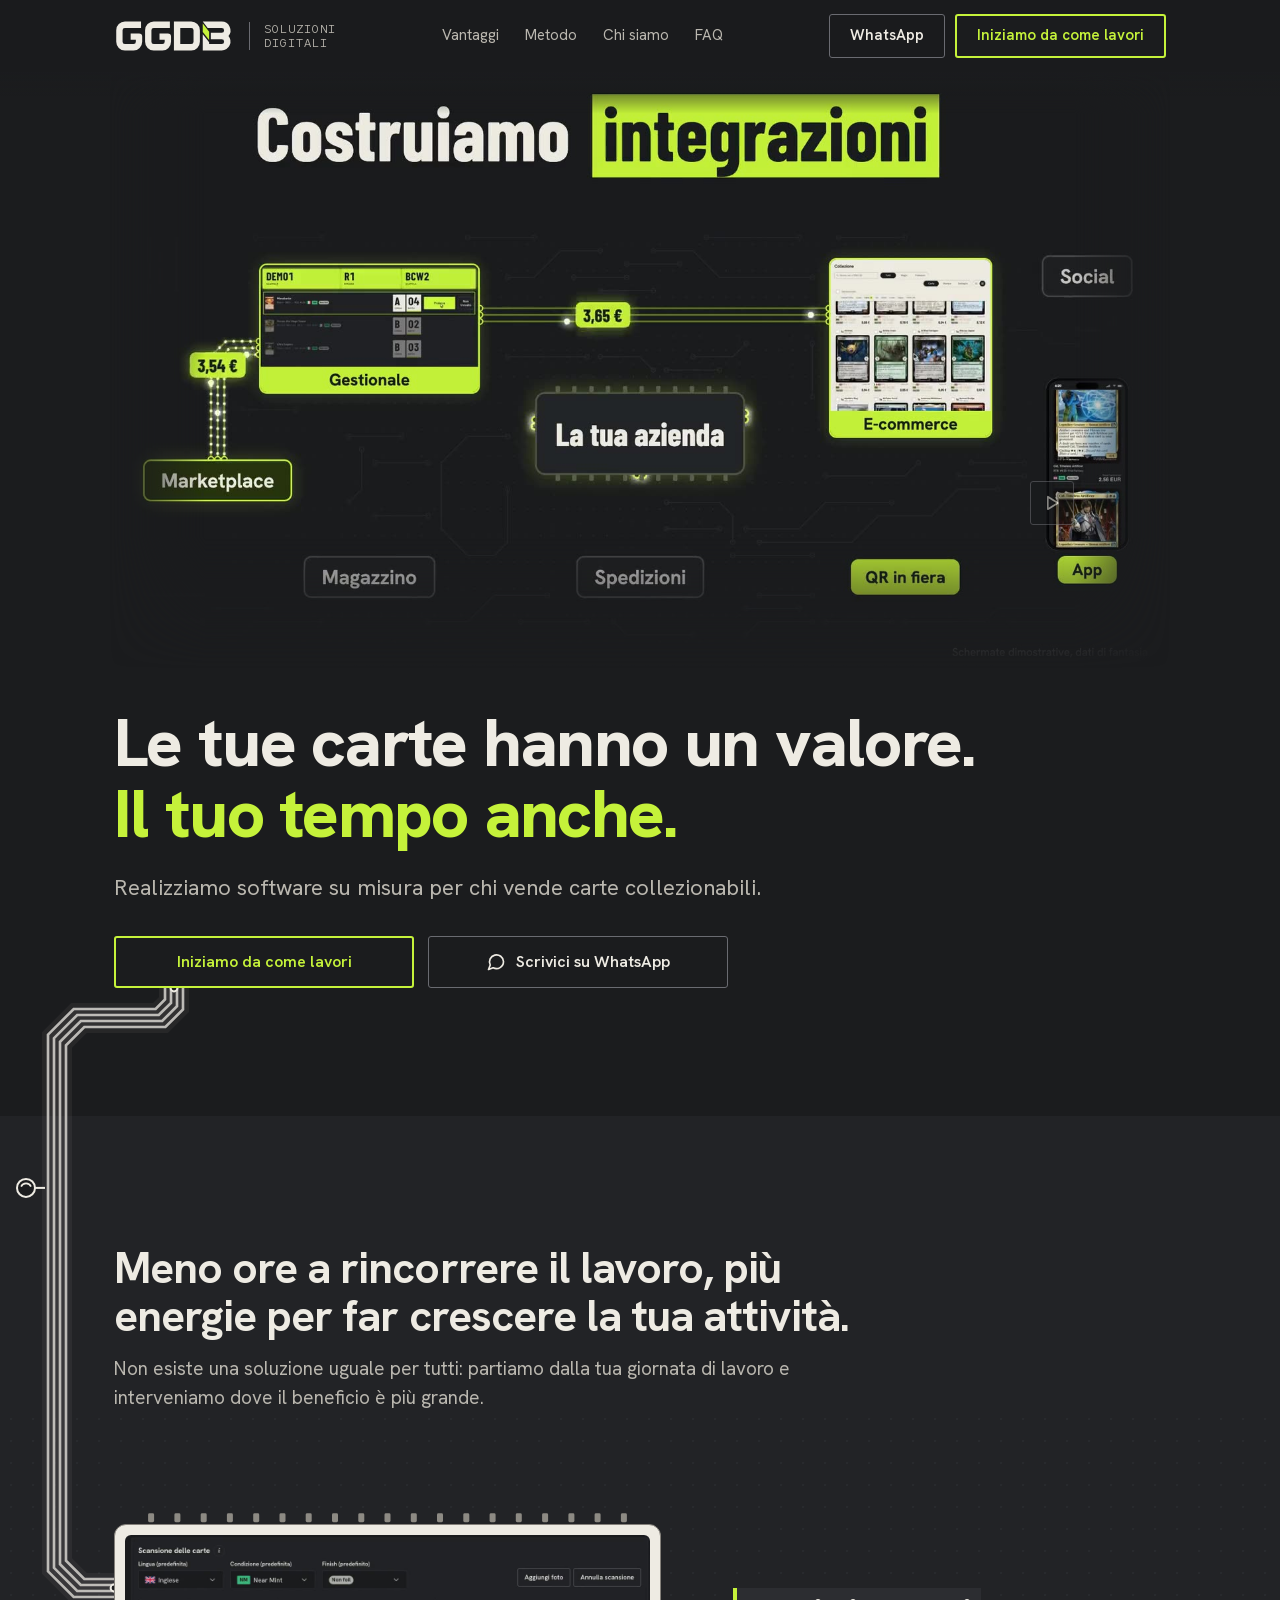
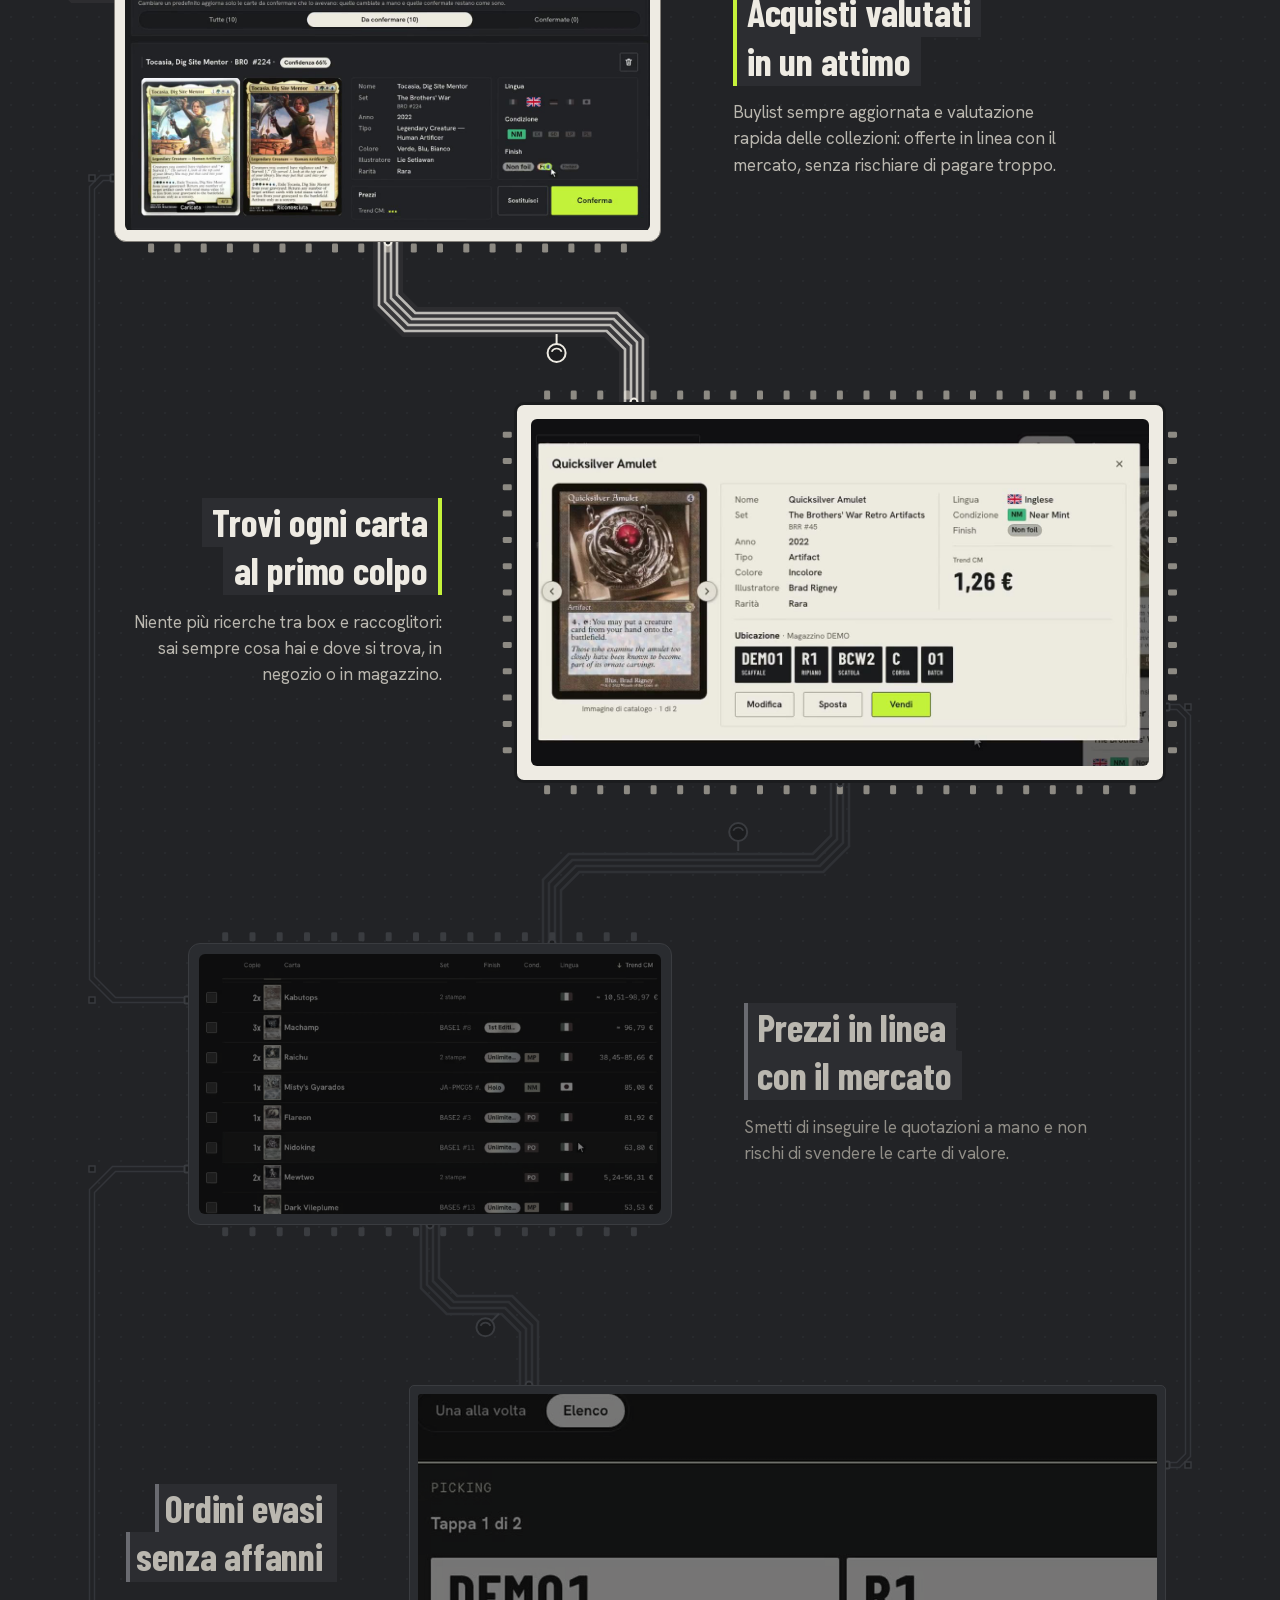
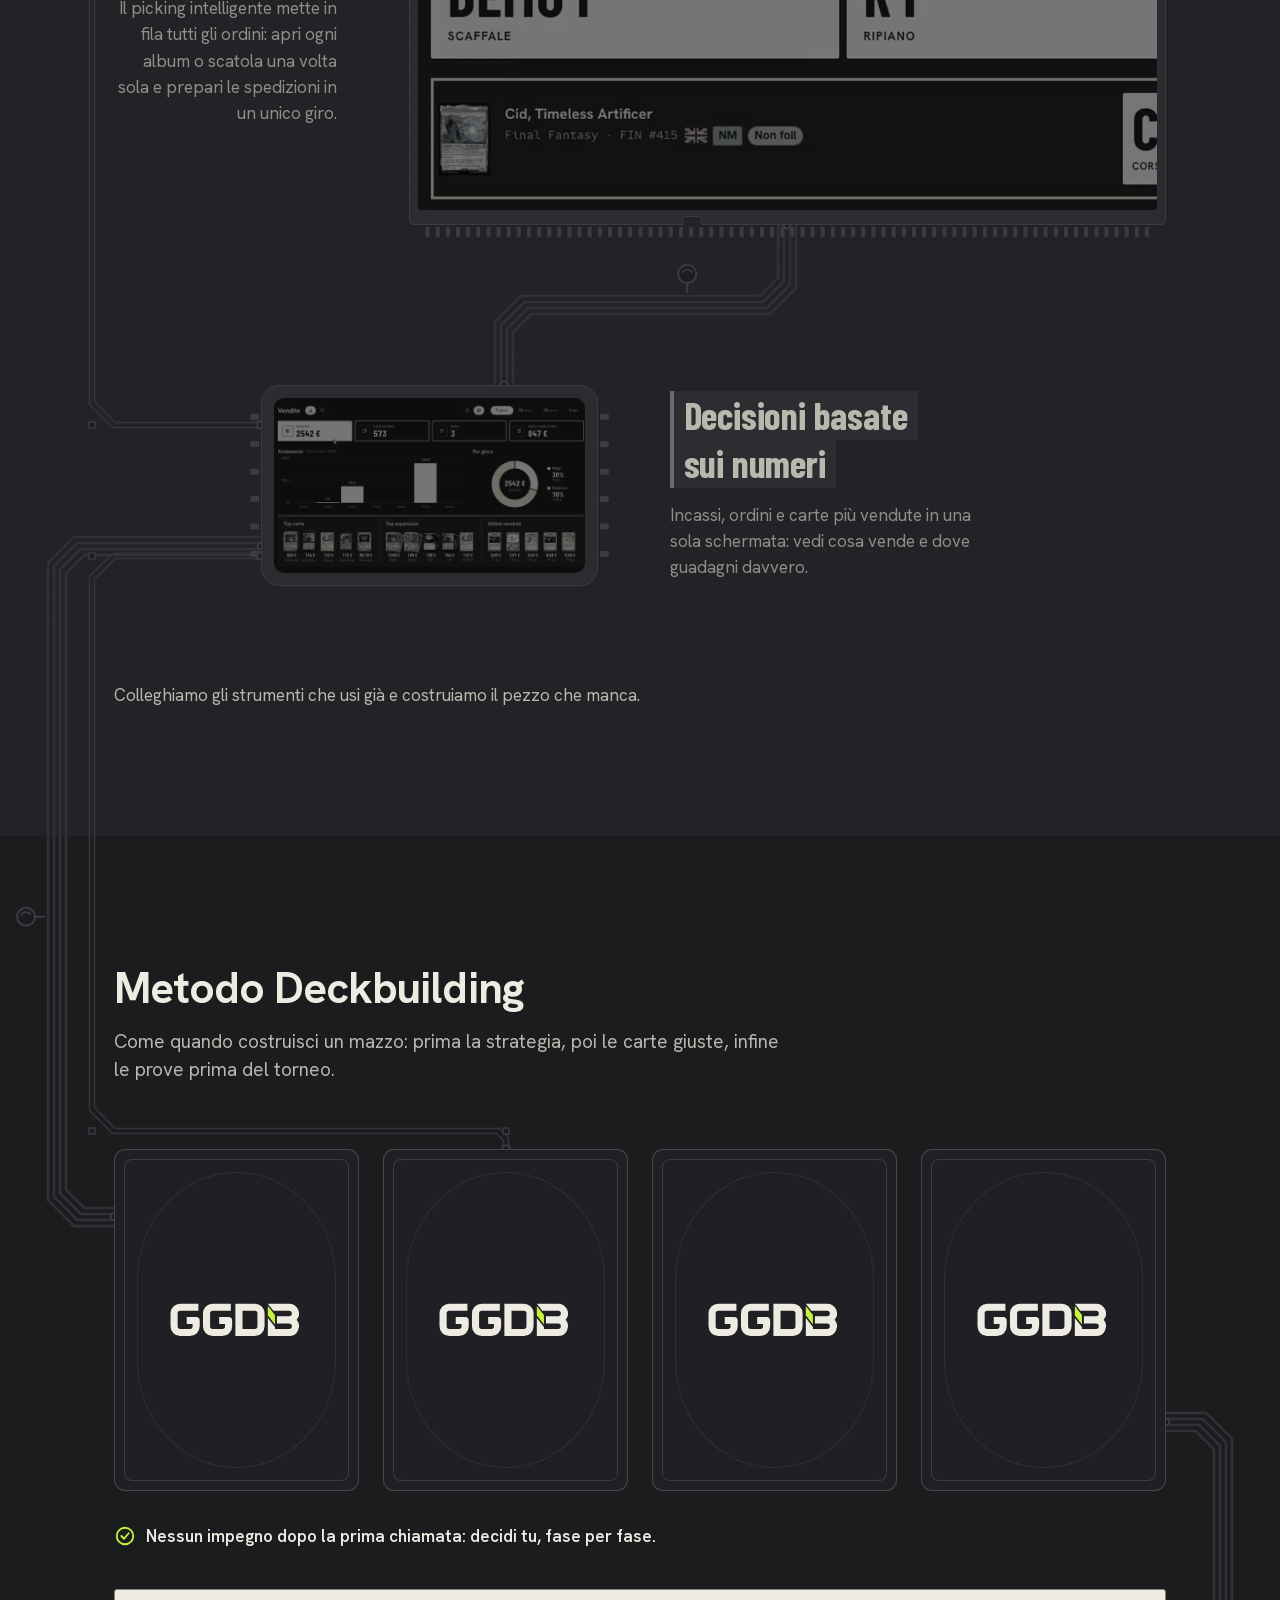
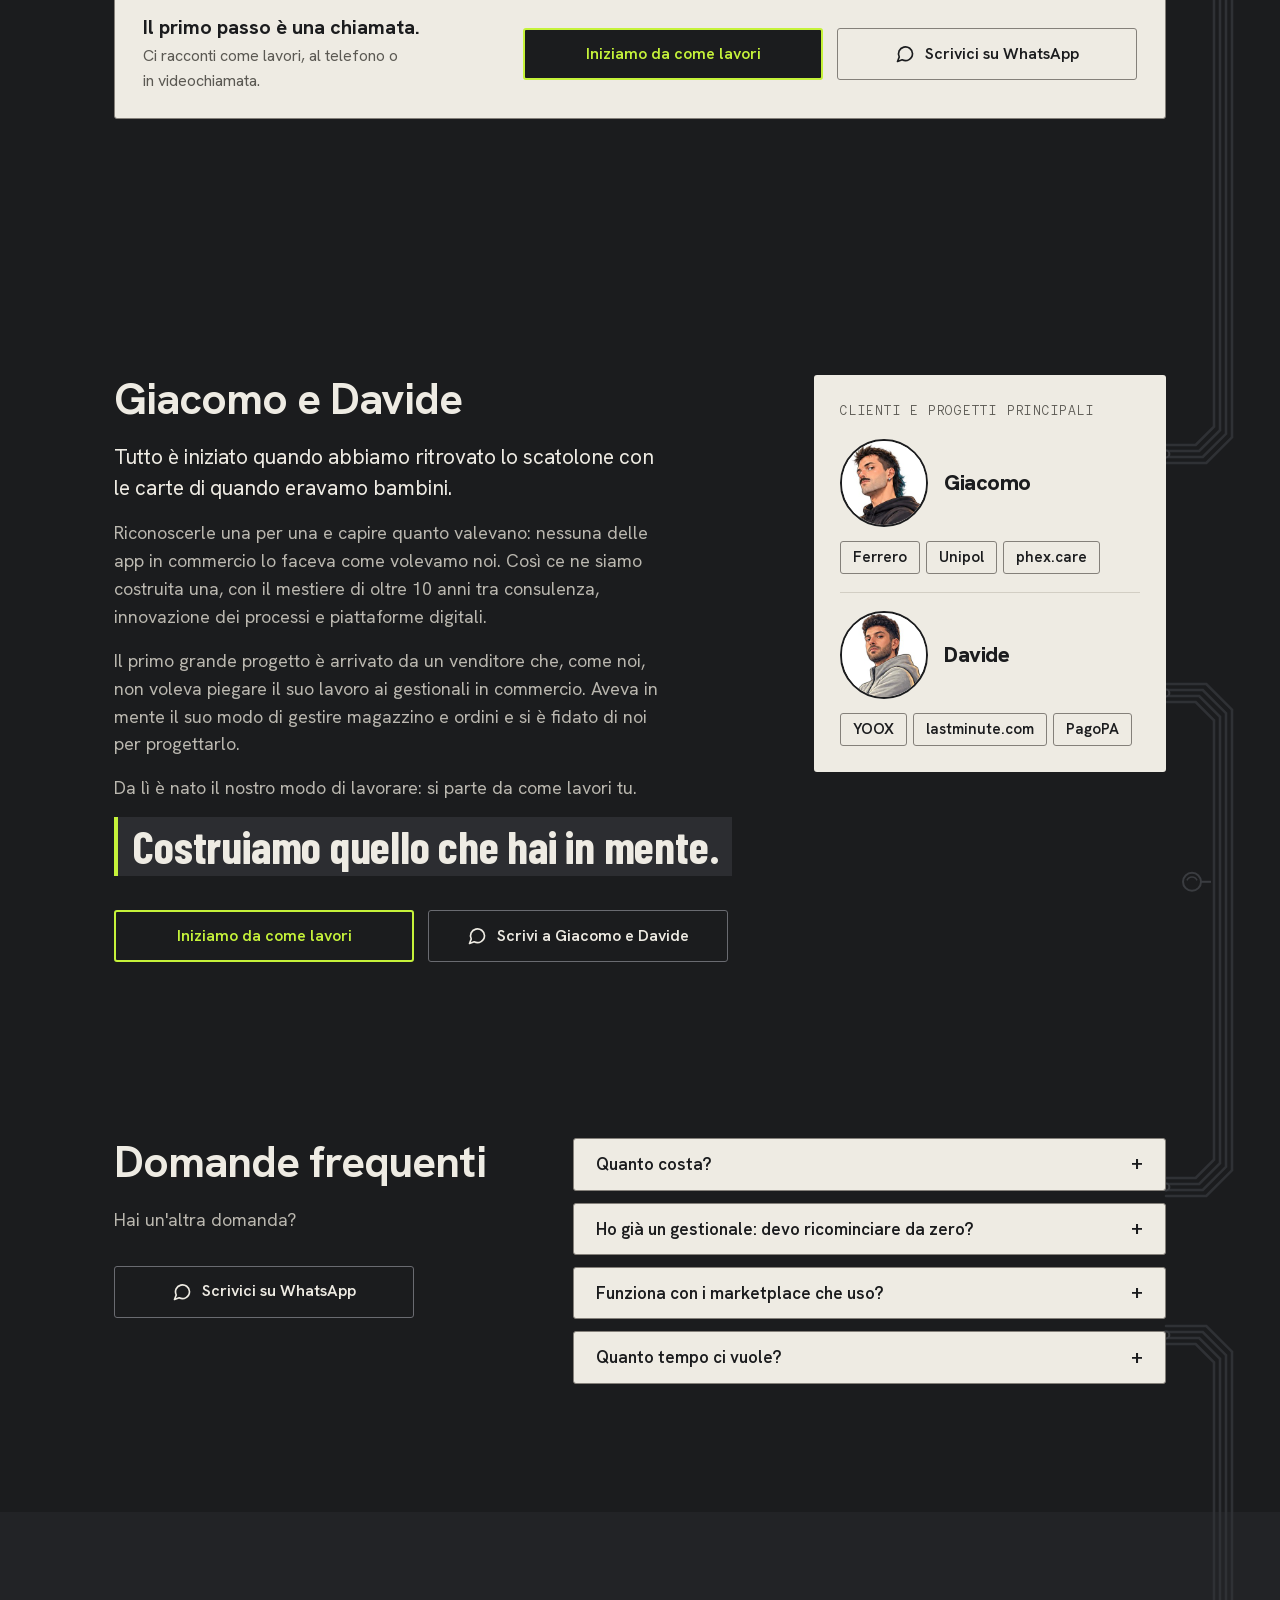
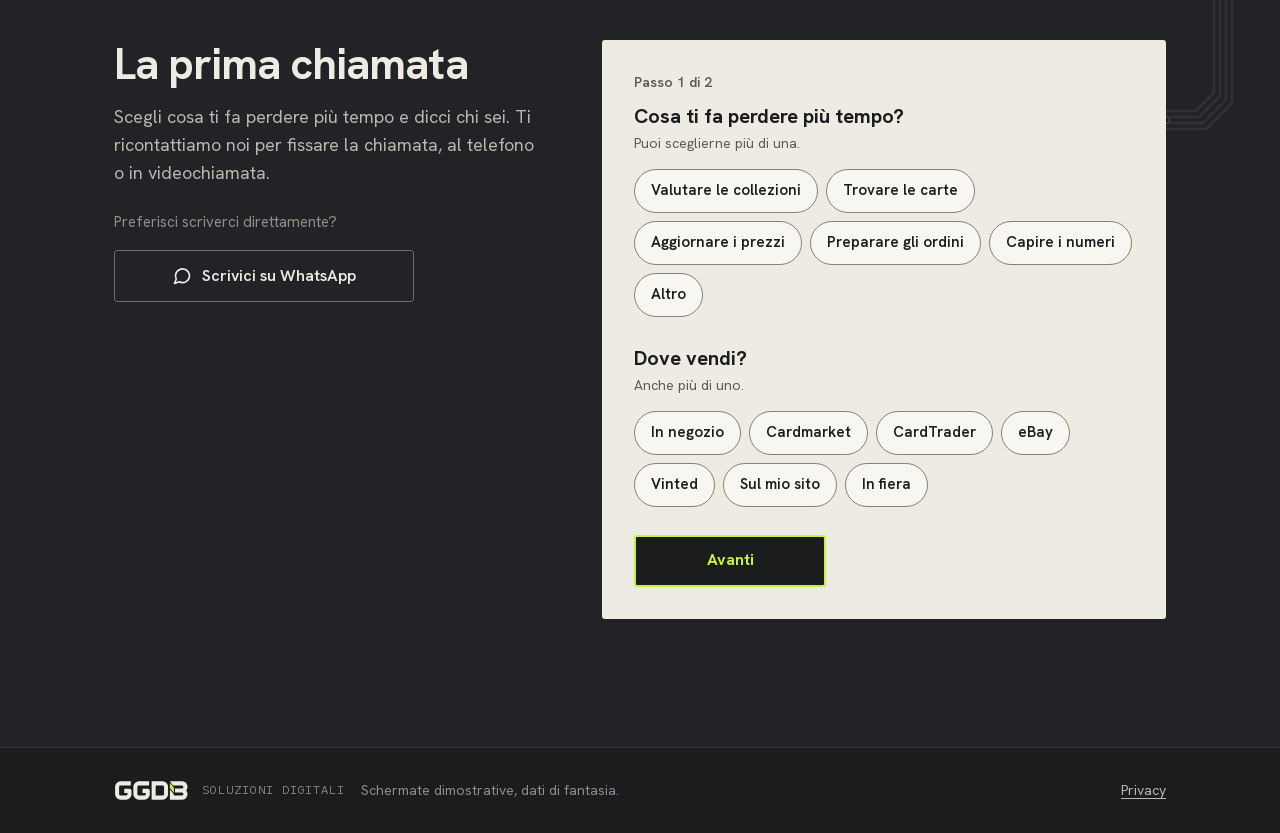
<file: index.html>
<!doctype html>
<html lang="it">
<head>
<meta charset="utf-8">
<meta name="viewport" content="width=device-width, initial-scale=1">
<title>GGDB – Soluzioni digitali per il mondo TCG</title>
<meta name="description" content="Software su misura per chi vende carte collezionabili. Colleghiamo gli strumenti che usi già e costruiamo il pezzo che manca.">
<meta property="og:type" content="website">
<meta property="og:url" content="https://borficchiadavide.github.io/landingGGDB/">
<meta property="og:title" content="GGDB – Soluzioni digitali per il mondo TCG">
<meta property="og:description" content="Software su misura per chi vende carte collezionabili. Colleghiamo gli strumenti che usi già e costruiamo il pezzo che manca.">
<meta property="og:image" content="https://borficchiadavide.github.io/landingGGDB/og-image.png">
<meta property="og:image:width" content="1200">
<meta property="og:image:height" content="630">
<meta property="og:locale" content="it_IT">
<meta name="twitter:card" content="summary_large_image">
<link rel="icon" href="data:image/svg+xml,%3Csvg xmlns='http://www.w3.org/2000/svg' viewBox='0 0 32 32'%3E%3Crect width='32' height='32' rx='6' fill='%231b1c1e'/%3E%3Cpath d='M9 6l7 9v11l-7-9z' fill='%23c5f23a'/%3E%3C/svg%3E">
<link rel="stylesheet" href="styles.css">
</head>
<body>

<!-- NAV (fissa) -->
<header class="nav">
<div class="nav-in">
<a class="brand" href="#top" aria-label="GGDB – torna all'inizio">
<svg class="logo" role="img" aria-label="GGDB" width="121" height="30" viewBox="0 -2 404 104"><g class="g"><path d="M86 11 H30 A19 19 0 0 0 11 30 V70 A19 19 0 0 0 30 89 H60 A19 19 0 0 0 79 70 V52 H50"></path><path d="M186 11 H130 A19 19 0 0 0 111 30 V70 A19 19 0 0 0 130 89 H160 A19 19 0 0 0 179 70 V52 H150"></path><path stroke-linejoin="miter" d="M211 11 V89 H260 A19 19 0 0 0 279 70 V30 A19 19 0 0 0 260 11 Z"></path></g><path class="d" d="M300 0 H365.5 A30.5 30.5 0 0 1 389 50 A30.5 30.5 0 0 1 365.5 100 H300 V44 L322 72 V78 H365.5 A8.5 8.5 0 0 0 365.5 61 H328 V39 H365.5 A8.5 8.5 0 0 0 365.5 22 H317 Z"></path><path class="m" d="M300 7 L322 35 V64 L300 36 Z"></path></svg>
<span class="payoff">Soluzioni<br>digitali</span>
</a>
<nav class="nav-links" aria-label="Sezioni">
<a href="#vantaggi">Vantaggi</a>
<a href="#metodo">Metodo</a>
<a href="#chi-siamo">Chi siamo</a>
<a href="#faq">FAQ</a>
</nav>
<div class="nav-cta">
<a class="btn btn-ghost nav-wa" href="https://wa.me/393336397137?text=Ciao%21%20Vorrei%20raccontarvi%20come%20lavoro.%20Quello%20che%20mi%20fa%20perdere%20pi%C3%B9%20tempo%20o%20soldi%20%C3%A8%3A%20" target="_blank" rel="noopener">WhatsApp</a>
<a class="btn" href="#contatti">Iniziamo da come lavori</a>
</div>
</div>
</header>

<main>
<!-- HERO -->
<section id="top" class="hero">
<!--
  Apertura: il promo ecosistema in loop, senza titolo né chiusura (già ripresi altrove nella pagina).
  Non è un componente del circuito: si fonde con la pagina (stesso carbone del fondo, bordi sfumati).
  Orizzontale su desktop, verticale su telefono (lo sceglie lo script). Con "riduci movimento" resta fermo.
-->
<figure class="reel hero-media">
<div class="hero-video"><video class="reel-video" src="media/hero.mp4" poster="media/hero.jpg" data-src-v="media/hero_v.mp4" data-poster-v="media/hero_v.jpg" width="1600" height="900" muted loop playsinline preload="none" controls aria-label="Video GGDB"></video></div>
<div class="reel-ctrl" hidden>
<button type="button" class="reel-btn" data-act="play" aria-label="Metti in pausa">
<svg class="i-pause" aria-hidden="true" width="20" height="20" viewBox="0 0 24 24" fill="none" stroke-width="2" stroke-linecap="round" stroke-linejoin="round"><path d="M9 5v14"></path><path d="M15 5v14"></path></svg>
<svg class="i-play" aria-hidden="true" width="20" height="20" viewBox="0 0 24 24" fill="none" stroke-width="2" stroke-linecap="round" stroke-linejoin="round"><path d="M7 4.5v15l12-7.5z"></path></svg>
</button>
</div>
</figure>
<div class="wrap hero-copy">
<h1>Le tue carte hanno un valore. <span>Il tuo tempo anche.</span></h1>
<p class="sub">Realizziamo software su misura per chi vende carte collezionabili.</p>
<div class="btn-row">
<a class="btn btn-lg" href="#contatti">Iniziamo da come lavori</a>
<a class="btn btn-lg btn-ghost" href="https://wa.me/393336397137?text=Ciao%21%20Vorrei%20raccontarvi%20come%20lavoro.%20Quello%20che%20mi%20fa%20perdere%20pi%C3%B9%20tempo%20o%20soldi%20%C3%A8%3A%20" target="_blank" rel="noopener">
<svg aria-hidden="true" width="20" height="20" viewBox="0 0 24 24" fill="none" stroke="currentColor" stroke-width="2" stroke-linecap="round" stroke-linejoin="round"><path d="M21 11.5a8.4 8.4 0 0 1-12.4 7.4L3 21l2.1-5.4A8.4 8.4 0 1 1 21 11.5z"></path></svg>
Scrivici su WhatsApp</a>
</div>
</div>
</section>

<!-- VANTAGGI -->
<section id="vantaggi" class="band adv">
<div class="wrap pad">
<h2 class="h2">Meno ore a rincorrere il lavoro, più energie per far crescere la tua attività.</h2>
<p class="lead">Non esiste una soluzione uguale per tutti: partiamo dalla tua giornata di lavoro e interveniamo dove il beneficio è più grande.</p>
<!--
  Scheda madre: i vantaggi sono chip collegati nell'ordine in cui una carta attraversa il negozio:
  acquisto -> posto in magazzino (il processore) -> prezzo -> ordine -> numeri.
  Ogni chip ha la forma della sua schermata reale (gestionale da desktop, quindi orizzontale);
  accanto al chip il titolo (in nero su fascia lime) e sotto la descrizione. Piste e fuoco: circuit.js.
-->
<div class="mb">

<article class="comp comp-a" data-shape="wide">
<div class="pkg"><div class="pkg-media"><video src="media/acquisti.mp4" poster="media/acquisti.jpg" width="1280" height="720" muted loop playsinline preload="none" aria-hidden="true"></video></div></div>
<div class="comp-text">
<h3 class="comp-title"><span>Acquisti valutati in un attimo</span></h3>
<p class="comp-note">Buylist sempre aggiornata e valutazione rapida delle collezioni: offerte in linea con il mercato, senza rischiare di pagare troppo.</p>
</div>
</article>

<article class="comp comp-b" data-shape="cpu">
<div class="pkg"><div class="pkg-media"><video src="media/trovi.mp4" poster="media/trovi.jpg" width="1280" height="720" muted loop playsinline preload="none" aria-hidden="true"></video></div></div>
<div class="comp-text">
<h3 class="comp-title"><span>Trovi ogni carta al primo colpo</span></h3>
<p class="comp-note">Niente più ricerche tra box e raccoglitori: sai sempre cosa hai e dove si trova, in negozio o in magazzino.</p>
</div>
</article>

<article class="comp comp-c" data-shape="wide">
<div class="pkg"><div class="pkg-media"><video src="media/prezzi.mp4" poster="media/prezzi.jpg" width="1280" height="720" muted loop playsinline preload="none" aria-hidden="true"></video></div></div>
<div class="comp-text">
<h3 class="comp-title"><span>Prezzi in linea con il mercato</span></h3>
<p class="comp-note">Smetti di inseguire le quotazioni a mano e non rischi di svendere le carte di valore.</p>
</div>
</article>

<article class="comp comp-d" data-shape="ram">
<div class="pkg"><div class="pkg-media"><video src="media/ordini.mp4" poster="media/ordini.jpg" width="960" height="540" muted loop playsinline preload="none" aria-hidden="true"></video></div></div>
<div class="comp-text">
<h3 class="comp-title"><span>Ordini evasi senza affanni</span></h3>
<p class="comp-note">Il picking intelligente mette in fila tutti gli ordini: apri ogni album o scatola una volta sola e prepari le spedizioni in un unico giro.</p>
</div>
</article>

<article class="comp comp-e" data-shape="small">
<div class="pkg"><div class="pkg-media"><video src="media/numeri.mp4" poster="media/numeri.jpg" width="1280" height="720" muted loop playsinline preload="none" aria-hidden="true"></video></div></div>
<div class="comp-text">
<h3 class="comp-title"><span>Decisioni basate sui numeri</span></h3>
<p class="comp-note">Incassi, ordini e carte più vendute in una sola schermata: vedi cosa vende e dove guadagni davvero.</p>
</div>
</article>

</div>

<p class="more">Colleghiamo gli strumenti che usi già e costruiamo il pezzo che manca.</p>
</div>
</section>

<!-- METODO -->
<section id="metodo" class="method">
<div class="wrap pad">
<h2 class="h2">Metodo Deckbuilding</h2>
<p class="lead">Come quando costruisci un mazzo: prima la strategia, poi le carte giuste, infine le prove prima del torneo.</p>
<!-- Le quattro fasi sono carte collezionabili: si girano una dopo l'altra quando il mazzo è sullo schermo e si richiudono quando si esce dalla sezione (circuit.js). -->
<ol class="deck">
<li class="pcard">
<div class="pcard-in">
<div class="pcard-back" aria-hidden="true"><svg class="logo" role="img" aria-label="GGDB" width="121" height="30" viewBox="0 -2 404 104"><g class="g"><path d="M86 11 H30 A19 19 0 0 0 11 30 V70 A19 19 0 0 0 30 89 H60 A19 19 0 0 0 79 70 V52 H50"></path><path d="M186 11 H130 A19 19 0 0 0 111 30 V70 A19 19 0 0 0 130 89 H160 A19 19 0 0 0 179 70 V52 H150"></path><path stroke-linejoin="miter" d="M211 11 V89 H260 A19 19 0 0 0 279 70 V30 A19 19 0 0 0 260 11 Z"></path></g><path class="d" d="M300 0 H365.5 A30.5 30.5 0 0 1 389 50 A30.5 30.5 0 0 1 365.5 100 H300 V44 L322 72 V78 H365.5 A8.5 8.5 0 0 0 365.5 61 H328 V39 H365.5 A8.5 8.5 0 0 0 365.5 22 H317 Z"></path><path class="m" d="M300 7 L322 35 V64 L300 36 Z"></path></svg></div>
<div class="pcard-front">
<div class="pc-head"><h3 class="pcard-name">Prima chiamata</h3><span class="pc-cost" aria-hidden="true">1</span></div>
<div class="pc-art" aria-hidden="true"><img src="media/fase1.svg" alt="" width="400" height="200" loading="lazy"></div>
<p class="pc-type"><span>Conoscenza</span><svg class="pc-set" aria-hidden="true" viewBox="296 3 30 65"><path d="M300 7 L322 35 V64 L300 36 Z"></path></svg></p>
<div class="pc-text"><p class="pc-rule">Ci racconti come lavori e quali strumenti usi.</p><p class="pc-flavor">Capiamo insieme dove si perde tempo.</p></div>
<p class="pc-foot"><span aria-hidden="true">GGDB</span><span>1/4</span></p>
</div>
</div>
</li>
<li class="pcard">
<div class="pcard-in">
<div class="pcard-back" aria-hidden="true"><svg class="logo" role="img" aria-label="GGDB" width="121" height="30" viewBox="0 -2 404 104"><g class="g"><path d="M86 11 H30 A19 19 0 0 0 11 30 V70 A19 19 0 0 0 30 89 H60 A19 19 0 0 0 79 70 V52 H50"></path><path d="M186 11 H130 A19 19 0 0 0 111 30 V70 A19 19 0 0 0 130 89 H160 A19 19 0 0 0 179 70 V52 H150"></path><path stroke-linejoin="miter" d="M211 11 V89 H260 A19 19 0 0 0 279 70 V30 A19 19 0 0 0 260 11 Z"></path></g><path class="d" d="M300 0 H365.5 A30.5 30.5 0 0 1 389 50 A30.5 30.5 0 0 1 365.5 100 H300 V44 L322 72 V78 H365.5 A8.5 8.5 0 0 0 365.5 61 H328 V39 H365.5 A8.5 8.5 0 0 0 365.5 22 H317 Z"></path><path class="m" d="M300 7 L322 35 V64 L300 36 Z"></path></svg></div>
<div class="pcard-front">
<div class="pc-head"><h3 class="pcard-name">Analisi e proposta</h3><span class="pc-cost" aria-hidden="true">2</span></div>
<div class="pc-art" aria-hidden="true"><img src="media/fase2.svg" alt="" width="400" height="200" loading="lazy"></div>
<p class="pc-type"><span>Strategia</span><svg class="pc-set" aria-hidden="true" viewBox="296 3 30 65"><path d="M300 7 L322 35 V64 L300 36 Z"></path></svg></p>
<div class="pc-text"><p class="pc-rule">Studiamo i tuoi processi e ti proponiamo le fasi.</p><p class="pc-flavor">Mirata, Estesa o Completa: scegli tu.</p></div>
<p class="pc-foot"><span aria-hidden="true">GGDB</span><span>2/4</span></p>
</div>
</div>
</li>
<li class="pcard">
<div class="pcard-in">
<div class="pcard-back" aria-hidden="true"><svg class="logo" role="img" aria-label="GGDB" width="121" height="30" viewBox="0 -2 404 104"><g class="g"><path d="M86 11 H30 A19 19 0 0 0 11 30 V70 A19 19 0 0 0 30 89 H60 A19 19 0 0 0 79 70 V52 H50"></path><path d="M186 11 H130 A19 19 0 0 0 111 30 V70 A19 19 0 0 0 130 89 H160 A19 19 0 0 0 179 70 V52 H150"></path><path stroke-linejoin="miter" d="M211 11 V89 H260 A19 19 0 0 0 279 70 V30 A19 19 0 0 0 260 11 Z"></path></g><path class="d" d="M300 0 H365.5 A30.5 30.5 0 0 1 389 50 A30.5 30.5 0 0 1 365.5 100 H300 V44 L322 72 V78 H365.5 A8.5 8.5 0 0 0 365.5 61 H328 V39 H365.5 A8.5 8.5 0 0 0 365.5 22 H317 Z"></path><path class="m" d="M300 7 L322 35 V64 L300 36 Z"></path></svg></div>
<div class="pcard-front">
<div class="pc-head"><h3 class="pcard-name">Sviluppo e test</h3><span class="pc-cost" aria-hidden="true">3</span></div>
<div class="pc-art" aria-hidden="true"><img src="media/fase3.svg" alt="" width="400" height="200" loading="lazy"></div>
<p class="pc-type"><span>Implementazione</span><svg class="pc-set" aria-hidden="true" viewBox="296 3 30 65"><path d="M300 7 L322 35 V64 L300 36 Z"></path></svg></p>
<div class="pc-text"><p class="pc-rule">Costruiamo e proviamo sul tuo lavoro reale.</p><p class="pc-flavor">Le prove si fanno prima del torneo.</p></div>
<p class="pc-foot"><span aria-hidden="true">GGDB</span><span>3/4</span></p>
</div>
</div>
</li>
<li class="pcard">
<div class="pcard-in">
<div class="pcard-back" aria-hidden="true"><svg class="logo" role="img" aria-label="GGDB" width="121" height="30" viewBox="0 -2 404 104"><g class="g"><path d="M86 11 H30 A19 19 0 0 0 11 30 V70 A19 19 0 0 0 30 89 H60 A19 19 0 0 0 79 70 V52 H50"></path><path d="M186 11 H130 A19 19 0 0 0 111 30 V70 A19 19 0 0 0 130 89 H160 A19 19 0 0 0 179 70 V52 H150"></path><path stroke-linejoin="miter" d="M211 11 V89 H260 A19 19 0 0 0 279 70 V30 A19 19 0 0 0 260 11 Z"></path></g><path class="d" d="M300 0 H365.5 A30.5 30.5 0 0 1 389 50 A30.5 30.5 0 0 1 365.5 100 H300 V44 L322 72 V78 H365.5 A8.5 8.5 0 0 0 365.5 61 H328 V39 H365.5 A8.5 8.5 0 0 0 365.5 22 H317 Z"></path><path class="m" d="M300 7 L322 35 V64 L300 36 Z"></path></svg></div>
<div class="pcard-front">
<div class="pc-head"><h3 class="pcard-name">Consegna e crescita</h3><span class="pc-cost" aria-hidden="true">4</span></div>
<div class="pc-art" aria-hidden="true"><img src="media/fase4.svg" alt="" width="400" height="200" loading="lazy"></div>
<p class="pc-type"><span>Crescita</span><svg class="pc-set" aria-hidden="true" viewBox="296 3 30 65"><path d="M300 7 L322 35 V64 L300 36 Z"></path></svg></p>
<div class="pc-text"><p class="pc-rule">La soluzione entra nel lavoro di tutti i giorni.</p><p class="pc-flavor">E cresce con la tua attività.</p></div>
<p class="pc-foot"><span aria-hidden="true">GGDB</span><span>4/4</span></p>
</div>
</div>
</li>
</ol>
<p class="check">
<svg aria-hidden="true" width="22" height="22" viewBox="0 0 24 24" fill="none" stroke-width="2" stroke-linecap="round" stroke-linejoin="round"><circle cx="12" cy="12" r="9"></circle><path d="M8 12l3 3 5-6"></path></svg>
Nessun impegno dopo la prima chiamata: decidi tu, fase per fase.</p>

<div class="cta">
<div class="cta-txt">
<p class="t">Il primo passo è una chiamata.</p>
<p class="s">Ci racconti come lavori, al telefono o in videochiamata.</p>
</div>
<div class="btn-row">
<a class="btn btn-lg" href="#contatti">Iniziamo da come lavori</a>
<a class="btn btn-lg btn-ghost" href="https://wa.me/393336397137?text=Ciao%21%20Vorrei%20raccontarvi%20come%20lavoro.%20Quello%20che%20mi%20fa%20perdere%20pi%C3%B9%20tempo%20o%20soldi%20%C3%A8%3A%20" target="_blank" rel="noopener">
<svg aria-hidden="true" width="20" height="20" viewBox="0 0 24 24" fill="none" stroke="currentColor" stroke-width="2" stroke-linecap="round" stroke-linejoin="round"><path d="M21 11.5a8.4 8.4 0 0 1-12.4 7.4L3 21l2.1-5.4A8.4 8.4 0 1 1 21 11.5z"></path></svg>
Scrivici su WhatsApp</a>
</div>
</div>
</div>
</section>

<!-- CHI SIAMO: il racconto porta alla frase che converte (fascia lime, come i titoli dei vantaggi) e all'azione principale -->
<section id="chi-siamo" class="rule">
<div class="wrap pad split">
<div class="split-txt about-text">
<h2 class="h2">Giacomo e Davide</h2>
<p class="about-lead">Tutto è iniziato quando abbiamo ritrovato lo scatolone con le carte di quando eravamo bambini.</p>
<p>Riconoscerle una per una e capire quanto valevano: nessuna delle app in commercio lo faceva come volevamo noi. Così ce ne siamo costruita una, con il mestiere di oltre 10 anni tra consulenza, innovazione dei processi e piattaforme digitali.</p>
<p>Il primo grande progetto è arrivato da un venditore che, come noi, non voleva piegare il suo lavoro ai gestionali in commercio. Aveva in mente il suo modo di gestire magazzino e ordini e si è fidato di noi per progettarlo.</p>
<p>Da lì è nato il nostro modo di lavorare: si parte da come lavori tu.</p>
<p class="punch"><span>Costruiamo quello che hai in mente.</span></p>
<div class="btn-row split-act">
<a class="btn btn-lg" href="#contatti">Iniziamo da come lavori</a>
<a class="btn btn-lg btn-ghost" href="https://wa.me/393336397137?text=Ciao%21%20Vorrei%20raccontarvi%20come%20lavoro.%20Quello%20che%20mi%20fa%20perdere%20pi%C3%B9%20tempo%20o%20soldi%20%C3%A8%3A%20" target="_blank" rel="noopener">
<svg aria-hidden="true" width="20" height="20" viewBox="0 0 24 24" fill="none" stroke="currentColor" stroke-width="2" stroke-linecap="round" stroke-linejoin="round"><path d="M21 11.5a8.4 8.4 0 0 1-12.4 7.4L3 21l2.1-5.4A8.4 8.4 0 1 1 21 11.5z"></path></svg>
Scrivi a Giacomo e Davide</a>
</div>
</div>
<div class="sheet people">
<p class="people-title">Clienti e progetti principali</p>
<div class="person"><img src="giacomo.jpg" alt="Giacomo" width="88" height="88"><span>Giacomo</span></div>
<div class="chips"><span class="chip">Ferrero</span><span class="chip">Unipol</span><span class="chip">phex.care</span></div>
<div class="hr"></div>
<div class="person"><img src="davide.jpg" alt="Davide" width="88" height="88"><span>Davide</span></div>
<div class="chips"><span class="chip">YOOX</span><span class="chip">lastminute.com</span><span class="chip">PagoPA</span></div>
</div>
</div>
</section>

<!-- FAQ -->
<section id="faq" class="rule">
<div class="wrap pad faq-grid">
<div class="faq-t"><h2 class="h2">Domande frequenti</h2></div>
<div class="faq-list">
<details>
<summary>Quanto costa?</summary>
<p>La prima chiamata non si paga: ci racconti come lavori, al telefono o in videochiamata. Se c'è margine per migliorare, il passo successivo è un'analisi specifica dei tuoi processi, a partire da 500&nbsp;€ +&nbsp;IVA. Ne esce una proposta con fasi, tempi e costi per ciascuna: scegli tu da dove partire.</p>
</details>
<details>
<summary>Ho già un gestionale: devo ricominciare da zero?</summary>
<p>No. Partiamo da quello che hai già: il software che usi, i tuoi file, i tuoi dati. Spesso conviene collegare e completare ciò che funziona, invece di sostituirlo.</p>
</details>
<details>
<summary>Funziona con i marketplace che uso?</summary>
<p>Conosciamo e lavoriamo sui principali marketplace, come Cardmarket, CardTrader, eBay e Vinted, e con il tuo e-commerce. Per ognuno valutiamo insieme il modo migliore di collegarlo alla tua attività.</p>
</details>
<details>
<summary>Quanto tempo ci vuole?</summary>
<p>Il primo passo è veloce: ci sentiamo e ti mandiamo la proposta in pochi giorni. I tempi di sviluppo dipendono da cosa scegli di fare e li trovi, fase per fase, nella proposta.</p>
</details>
</div>
<div class="split-txt faq-m">
<p>Hai un'altra domanda?</p>
<div class="split-act">
<a class="btn btn-lg btn-ghost" href="https://wa.me/393336397137?text=Ciao%21%20Ho%20letto%20la%20vostra%20pagina%20e%20ho%20una%20domanda%3A%20" target="_blank" rel="noopener">
<svg aria-hidden="true" width="20" height="20" viewBox="0 0 24 24" fill="none" stroke="currentColor" stroke-width="2" stroke-linecap="round" stroke-linejoin="round"><path d="M21 11.5a8.4 8.4 0 0 1-12.4 7.4L3 21l2.1-5.4A8.4 8.4 0 1 1 21 11.5z"></path></svg>
Scrivici su WhatsApp</a>
</div>
</div>
</div>
</section>

<!-- CONTATTI / FORM -->
<section id="contatti" class="band">
<div class="wrap contact">
<div class="contact-txt split-txt">
<h2>La prima chiamata</h2>
<p>Scegli cosa ti fa perdere più tempo e dicci chi sei. Ti ricontattiamo noi per fissare la chiamata, al telefono o in videochiamata.</p>
<p class="alt">Preferisci scriverci direttamente?</p>
<div class="btn-row">
<a class="btn btn-lg btn-ghost" href="https://wa.me/393336397137?text=Ciao%21%20Vorrei%20raccontarvi%20come%20lavoro.%20Quello%20che%20mi%20fa%20perdere%20pi%C3%B9%20tempo%20o%20soldi%20%C3%A8%3A%20" target="_blank" rel="noopener">
<svg aria-hidden="true" width="20" height="20" viewBox="0 0 24 24" fill="none" stroke="currentColor" stroke-width="2" stroke-linecap="round" stroke-linejoin="round"><path d="M21 11.5a8.4 8.4 0 0 1-12.4 7.4L3 21l2.1-5.4A8.4 8.4 0 1 1 21 11.5z"></path></svg>
Scrivici su WhatsApp</a></div>
</div>

<!-- Modulo in due passi: prima si sceglie con i bottoni (passo 1), poi nome e negozio (passo 2). Senza JavaScript si vede tutto insieme. -->
<form class="sheet guided" action="https://api.web3forms.com/submit" method="POST">
<input type="hidden" name="access_key" value="c37c6102-7838-48f9-a68e-770cd5c8535b">
<input type="hidden" name="subject" value="Nuova richiesta – Landing GGDB">
<input type="hidden" name="from_name" value="Landing GGDB">
<input type="hidden" name="redirect" value="https://borficchiadavide.github.io/landingGGDB/grazie.html">
<input type="hidden" name="Cosa fa perdere tempo" id="h-tempo">
<input type="hidden" name="Dove vende" id="h-dove">
<input type="hidden" name="Provenienza" id="h-da">
<input type="hidden" name="email" id="h-email">
<input type="checkbox" name="botcheck" style="display: none" tabindex="-1" autocomplete="off" aria-hidden="true">
<div class="step step1">
<p class="step-n">Passo 1 di 2</p>
<fieldset class="opts" id="g-tempo">
<legend>Cosa ti fa perdere più tempo?</legend>
<p class="opt-hint">Puoi sceglierne più di una.</p>
<div class="opt-row">
<label class="opt-btn"><input type="checkbox" value="Valutare le collezioni"><span>Valutare le collezioni</span></label>
<label class="opt-btn"><input type="checkbox" value="Trovare le carte"><span>Trovare le carte</span></label>
<label class="opt-btn"><input type="checkbox" value="Aggiornare i prezzi"><span>Aggiornare i prezzi</span></label>
<label class="opt-btn"><input type="checkbox" value="Preparare gli ordini"><span>Preparare gli ordini</span></label>
<label class="opt-btn"><input type="checkbox" value="Capire i numeri"><span>Capire i numeri</span></label>
<label class="opt-btn"><input type="checkbox" value="Altro"><span>Altro</span></label>
</div>
</fieldset>
<fieldset class="opts" id="g-dove">
<legend>Dove vendi?</legend>
<p class="opt-hint">Anche più di uno.</p>
<div class="opt-row">
<label class="opt-btn"><input type="checkbox" value="In negozio"><span>In negozio</span></label>
<label class="opt-btn"><input type="checkbox" value="Cardmarket"><span>Cardmarket</span></label>
<label class="opt-btn"><input type="checkbox" value="CardTrader"><span>CardTrader</span></label>
<label class="opt-btn"><input type="checkbox" value="eBay"><span>eBay</span></label>
<label class="opt-btn"><input type="checkbox" value="Vinted"><span>Vinted</span></label>
<label class="opt-btn"><input type="checkbox" value="Sul mio sito"><span>Sul mio sito</span></label>
<label class="opt-btn"><input type="checkbox" value="In fiera"><span>In fiera</span></label>
</div>
</fieldset>
<button type="button" class="next">Avanti</button>
</div>
<div class="step step2" tabindex="-1" aria-labelledby="step2-t">
<div class="step-head"><p class="step-n">Passo 2 di 2</p><button type="button" class="back">Modifica le scelte</button></div>
<h3 class="step-title" id="step2-t">Chi sei?</h3>
<p class="recap" id="recap"></p>
<div class="field">
<label for="f-nome">Nome e cognome</label>
<input id="f-nome" name="Nome e cognome" type="text" required autocomplete="name">
</div>
<div class="field">
<label for="f-negozio">Negozio o attività</label>
<input id="f-negozio" name="Negozio o attività" type="text" required autocomplete="organization" placeholder="Negozio o profilo Cardmarket">
</div>
<div class="field">
<label for="f-contatto">Email o cellulare <span class="opt">(facoltativo)</span></label>
<input id="f-contatto" name="Contatto" type="text" autocomplete="email" inputmode="email">
</div>
<div class="field">
<label for="f-altro">Vuoi aggiungere qualcosa? <span class="opt">(facoltativo)</span></label>
<textarea id="f-altro" name="Altro" rows="3"></textarea>
</div>
<div class="consent">
<input id="f-privacy" name="Presa visione informativa privacy" value="Sì" type="checkbox" required>
<label for="f-privacy">Ho letto l'<a href="privacy.html" target="_blank">informativa privacy</a> e chiedo di essere ricontattato per questa richiesta.</label>
</div>
<button type="submit">Iniziamo da come lavori</button>
</div>
</form>
</div>
</section>
</main>

<!-- FOOTER -->
<footer>
<div class="foot">
<span class="tag"><svg class="logo" role="img" aria-label="GGDB" width="76" height="19" viewBox="0 -2 404 104"><g class="g"><path d="M86 11 H30 A19 19 0 0 0 11 30 V70 A19 19 0 0 0 30 89 H60 A19 19 0 0 0 79 70 V52 H50"></path><path d="M186 11 H130 A19 19 0 0 0 111 30 V70 A19 19 0 0 0 130 89 H160 A19 19 0 0 0 179 70 V52 H150"></path><path stroke-linejoin="miter" d="M211 11 V89 H260 A19 19 0 0 0 279 70 V30 A19 19 0 0 0 260 11 Z"></path></g><path class="d" d="M300 0 H365.5 A30.5 30.5 0 0 1 389 50 A30.5 30.5 0 0 1 365.5 100 H300 V44 L322 72 V78 H365.5 A8.5 8.5 0 0 0 365.5 61 H328 V39 H365.5 A8.5 8.5 0 0 0 365.5 22 H317 Z"></path><path class="m" d="M300 7 L322 35 V64 L300 36 Z"></path></svg>Soluzioni digitali</span>
<span class="demo-note">Schermate dimostrative, dati di fantasia.</span>
<a href="privacy.html">Privacy</a>
</div>
</footer>

<!-- Barra in basso, solo su telefono: compare quando i pulsanti dell'hero escono dallo schermo e sparisce sul modulo. -->
<div class="dock" inert>
<a class="btn" href="#contatti">Iniziamo da come lavori</a>
<a class="btn btn-ghost dock-wa" href="https://wa.me/393336397137?text=Ciao%21%20Vorrei%20raccontarvi%20come%20lavoro.%20Quello%20che%20mi%20fa%20perdere%20pi%C3%B9%20tempo%20o%20soldi%20%C3%A8%3A%20" target="_blank" rel="noopener" aria-label="Scrivici su WhatsApp">
<svg aria-hidden="true" width="22" height="22" viewBox="0 0 24 24" fill="none" stroke="currentColor" stroke-width="2" stroke-linecap="round" stroke-linejoin="round"><path d="M21 11.5a8.4 8.4 0 0 1-12.4 7.4L3 21l2.1-5.4A8.4 8.4 0 1 1 21 11.5z"></path></svg></a>
</div>

<script>
(function () {
  var fermo = !!(window.matchMedia && window.matchMedia('(prefers-reduced-motion: reduce)').matches);
  function avvia(v) { var p = v.play(); if (p && p.catch) p.catch(function () {}); }

  // Apertura: il promo in loop, muto. Su telefono la versione verticale.
  // Parte solo se è in vista e se il visitatore non ha chiesto meno movimento.
  var reel = document.querySelector('.reel');
  if (reel) {
    var rv = reel.querySelector('video');
    var ctrl = reel.querySelector('.reel-ctrl');
    var bSuono = ctrl.querySelector('[data-act="sound"]');
    var bPlay = ctrl.querySelector('[data-act="play"]');
    var vuoleVederlo = !fermo;
    if (rv.getAttribute('data-src-v') && window.matchMedia && window.matchMedia('(max-width: 700px)').matches) {
      rv.poster = rv.getAttribute('data-poster-v');
      rv.src = rv.getAttribute('data-src-v');
      rv.width = 720; rv.height = 1280;
    }
    rv.preload = 'auto';
    rv.removeAttribute('controls');
    ctrl.hidden = false;
    var stato = function () {
      var va = !rv.paused;
      reel.classList.toggle('is-playing', va);
      bPlay.setAttribute('aria-label', va ? 'Metti in pausa' : 'Riproduci');
    };
    rv.addEventListener('play', stato);
    rv.addEventListener('pause', stato);
    var alterna = function () { vuoleVederlo = rv.paused; if (vuoleVederlo) avvia(rv); else rv.pause(); };
    bPlay.addEventListener('click', alterna);
    rv.addEventListener('click', alterna);
    if (bSuono) bSuono.addEventListener('click', function () {
      rv.muted = !rv.muted;
      bSuono.setAttribute('aria-pressed', String(!rv.muted));
      bSuono.setAttribute('aria-label', rv.muted ? "Attiva l'audio" : "Disattiva l'audio");
      reel.classList.toggle('is-sound', !rv.muted);
      if (!rv.muted) {
        if (rv.paused) { vuoleVederlo = true; avvia(rv); }
      }
    });
    if ('IntersectionObserver' in window) {
      new IntersectionObserver(function (entries) {
        entries.forEach(function (en) { if (en.isIntersecting) { if (vuoleVederlo) avvia(rv); } else rv.pause(); });
      }, {threshold: 0.35}).observe(rv);
    } else if (vuoleVederlo) avvia(rv);
    stato();
  }

  // Chip della scheda madre: un tocco ferma o riavvia la clip.
  // Quale clip va lo decide il fuoco di circuit.js (solo il chip al centro dello schermo);
  // se il circuito non è attivo, ogni clip parte quando il suo chip è in vista.
  var scheda = document.querySelector('.mb');
  if (scheda) {
    var clip = [].slice.call(scheda.querySelectorAll('video'));
    clip.forEach(function (v, i) {
      var comp = v.closest('.comp');
      if (fermo) v.setAttribute('data-fermo', '1');
      comp.querySelector('.pkg-media').addEventListener('click', function () {
        if (v.paused) { v.removeAttribute('data-fermo'); avvia(v); }
        else { v.setAttribute('data-fermo', '1'); v.pause(); }
      });
    });
    if ('IntersectionObserver' in window) {
      var ioClip = new IntersectionObserver(function (entries) {
        if (document.documentElement.classList.contains('js-circuit')) return;
        entries.forEach(function (en) {
          var v = en.target;
          if (en.isIntersecting) { if (!v.hasAttribute('data-fermo')) avvia(v); }
          else v.pause();
        });
      }, {threshold: 0.6});
      clip.forEach(function (v) { ioClip.observe(v); });
    }
  }

  // Barra in basso (solo telefono, vedi CSS): visibile quando i pulsanti dell'hero sono usciti e il modulo non è in vista.
  var dock = document.querySelector('.dock');
  var heroBtn = document.querySelector('.hero .btn-row');
  var contatti = document.getElementById('contatti');
  if (dock && heroBtn && contatti && 'IntersectionObserver' in window) {
    var heroInVista = true, moduloInVista = false;
    var aggiornaDock = function () {
      var on = !heroInVista && !moduloInVista;
      dock.classList.toggle('is-on', on);
      if (on) dock.removeAttribute('inert'); else dock.setAttribute('inert', '');
    };
    // la barra compare solo dopo aver superato i pulsanti dell'apertura, non prima di vederli
    new IntersectionObserver(function (en) { heroInVista = en[0].isIntersecting || en[0].boundingClientRect.top > 0; aggiornaDock(); }).observe(heroBtn);
    new IntersectionObserver(function (en) { moduloInVista = en[0].isIntersecting; aggiornaDock(); }).observe(contatti);
  }

  // ---------- Pulsanti d'azione che si accendono (stile in styles.css, "Pulsanti d'azione")
  // Una volta sola per pulsante, quando è ben dentro lo schermo; poi il contorno respira piano finché è visibile.
  // Con "riduci movimento" restano accesi e fermi (lo stile base è già quello finale).
  if (!fermo && 'IntersectionObserver' in window) {
    var NSV = 'http://www.w3.org/2000/svg';
    function el(tag, attrs, parent) { var e = document.createElementNS(NSV, tag); for (var k in attrs) e.setAttribute(k, attrs[k]); if (parent) parent.appendChild(e); return e; }
    var azioni = document.querySelectorAll('.hero .btn-row .btn:not(.btn-ghost), .cta .btn:not(.btn-ghost), #chi-siamo .btn:not(.btn-ghost), form.sheet .next, form.sheet button[type="submit"]');
    var accendi = new IntersectionObserver(function (entries) {
      entries.forEach(function (en) {
        if (!en.isIntersecting) return;
        accendi.unobserve(en.target);
        en.target.classList.remove('cta-off');
        en.target.classList.add('cta-on');
      });
    }, {threshold: 0.9, rootMargin: '0px 0px -10% 0px'});
    var visibili = new IntersectionObserver(function (entries) {
      entries.forEach(function (en) { en.target.classList.toggle('cta-vis', en.isIntersecting); });
    });
    function adatta(b, svg) {
      var w = b.offsetWidth, h = b.offsetHeight;
      if (!w || !h) return;
      svg.setAttribute('width', w); svg.setAttribute('height', h);
      [].forEach.call(svg.querySelectorAll('rect'), function (r) {
        r.setAttribute('x', 1); r.setAttribute('y', 1); r.setAttribute('width', w - 2); r.setAttribute('height', h - 2);
      });
      var piste = svg.querySelector('.t-piste');
      if (piste) piste.setAttribute('transform', 'translate(0 ' + (h / 2) + ')');
    }
    [].forEach.call(azioni, function (b) {
      var svg = el('svg', {'class': 'cta-trace', 'aria-hidden': 'true'});
      // tre piste corte che arrivano da sinistra, solo se a sinistra c'è spazio
      if (b.getBoundingClientRect().left > 60) {
        var g = el('g', {'class': 't-piste'}, svg);
        [-6, 0, 6].forEach(function (dy) {
          el('path', {d: 'M -46 ' + (dy * 2.2) + ' L -22 ' + (dy * 2.2) + ' L -8 ' + dy + ' L 0 ' + dy, pathLength: 100, 'class': 't-stub'}, g);
        });
      }
      ['t-ring', 't-calm'].forEach(function (c) { el('rect', {rx: 2, pathLength: 100, 'class': c}, svg); });
      b.appendChild(svg);
      b.classList.add('cta-p', 'cta-off');
      adatta(b, svg);
      if ('ResizeObserver' in window) new ResizeObserver(function () { adatta(b, svg); }).observe(b);
      accendi.observe(b);
      visibili.observe(b);
    });
  }

  // ---------- Modulo in due passi
  // Passo 1: si sceglie con i bottoni (cosa fa perdere tempo, dove vendi) e si preme Avanti.
  // Passo 2: nome e negozio (obbligatori), contatto e note facoltativi, privacy.
  // Senza JavaScript i due passi sono visibili insieme e resta la validazione nativa del browser.
  var form = document.querySelector('form[action*="web3forms"]');
  if (!form) return;
  form.classList.add('js-guided');
  form.noValidate = true;
  var gTempo = document.getElementById('g-tempo'), gDove = document.getElementById('g-dove');
  var contatto = document.getElementById('f-contatto'), privacyEl = document.getElementById('f-privacy');
  var inviando = false, tentato = false;

  // da dove arriva il visitatore: ?da=gamics nel link del QR, invisibile in pagina
  try { var da = new URLSearchParams(location.search).get('da'); if (da) document.getElementById('h-da').value = da.slice(0, 40); } catch (e) {}

  // ---------- controllo in un solo passaggio, messaggi sotto i campi
  var msgEl = {};
  function segna(chiave, campo, dopo, testo) {
    var p = msgEl[chiave];
    if (!p) {
      p = document.createElement('p');
      p.className = 'err'; p.id = 'err-' + chiave; p.setAttribute('aria-live', 'polite');
      dopo.insertAdjacentElement('afterend', p);
      msgEl[chiave] = p;
    }
    p.textContent = testo; p.hidden = !testo;
    if (campo) {
      if (testo) { campo.setAttribute('aria-invalid', 'true'); campo.setAttribute('aria-describedby', p.id); }
      else { campo.removeAttribute('aria-invalid'); campo.removeAttribute('aria-describedby'); }
    }
  }
  function scelte(g) { return [].slice.call(g.querySelectorAll('input:checked')).map(function (i) { return i.value; }); }
  var passo2 = form.querySelector('.step2'), recap = document.getElementById('recap');
  function apri() {
    if (form.classList.contains('open')) return true;
    if (!scelte(gTempo).length) {
      segna('tempo', null, gTempo.querySelector('.opt-row'), 'Scegli almeno una voce.');
      gTempo.querySelector('input').focus();
      return false;
    }
    segna('tempo', null, gTempo.querySelector('.opt-row'), '');
    var t = scelte(gTempo), d = scelte(gDove);
    recap.textContent = 'Ti fa perdere tempo: ' + t.join(', ').toLowerCase() + '.' + (d.length ? ' Vendi: ' + d.join(', ').replace(/^In /, 'in ').replace(/, In /g, ', in ').replace(/Sul mio sito/, 'sul tuo sito') + '.' : '');
    form.classList.add('open');
    var top = form.getBoundingClientRect().top;
    // il modulo deve ripartire dall'alto, appena sotto la barra fissa
    var barra = document.querySelector('.nav').getBoundingClientRect().bottom + 16;
    if (top < barra || top > window.innerHeight * 0.4) window.scrollTo({top: window.pageYOffset + top - barra, behavior: fermo ? 'auto' : 'smooth'});
    passo2.focus({preventScroll: true});
    return true;
  }
  form.querySelector('.next').addEventListener('click', apri);
  form.querySelector('.back').addEventListener('click', function () {
    form.classList.remove('open');
    (gTempo.querySelector('input:checked') || gTempo.querySelector('input')).focus();
  });
  form.addEventListener('change', function (e) {
    var t = e.target;
    if (t.closest('.opts')) {
      if (t.closest('#g-tempo') && scelte(gTempo).length && msgEl.tempo) segna('tempo', null, gTempo.querySelector('.opt-row'), '');
    }
    if (tentato) controlla();
  });
  form.addEventListener('input', function () { if (tentato) controlla(); });

  function tipoContatto(v) {
    if (v.indexOf('@') > -1) return /^[^\s@]+@[^\s@]+\.[^\s@]{2,}$/.test(v) ? 'email' : 'email-ko';
    return v.replace(/\D/g, '').length >= 9 ? 'tel' : 'tel-ko';
  }
  function controlla() {
    var errori = [];
    function regola(chiave, campo, dopo, testo) { segna(chiave, campo, dopo, testo); if (testo) errori.push(campo || dopo); }
    regola('tempo', null, gTempo.querySelector('.opt-row'), scelte(gTempo).length ? '' : 'Scegli almeno una voce.');
    var nome = document.getElementById('f-nome'), negozio = document.getElementById('f-negozio');
    regola('nome', nome, nome, nome.value.trim() ? '' : 'Scrivi nome e cognome.');
    regola('negozio', negozio, negozio, negozio.value.trim() ? '' : 'Scrivi il nome del negozio o del profilo Cardmarket.');
    var v = contatto.value.trim(), tc = tipoContatto(v);
    regola('contatto', contatto, contatto, !v ? ''
      : tc === 'email-ko' ? 'Questa email non sembra completa: controlla la @ e il dominio.'
      : tc === 'tel-ko' ? 'Il numero sembra troppo corto: controlla le cifre.' : '');
    regola('privacy', privacyEl, privacyEl.closest('.consent'), privacyEl.checked ? '' : 'Spunta la casella per inviare la richiesta.');
    return errori;
  }

  form.addEventListener('submit', function (e) {
    e.preventDefault();
    if (!form.classList.contains('open')) { apri(); return; }
    tentato = true;
    var errori = controlla();
    if (errori.length) {
      var primo = errori[0];
      var focus = primo.matches && primo.matches('input,textarea') ? primo : gTempo.querySelector('input');
      focus.focus();
      return;
    }
    // Le scelte arrivano nella mail come una riga per gruppo; il contatto, se è un'email, diventa anche il "rispondi a".
    document.getElementById('h-tempo').value = scelte(gTempo).join(', ');
    document.getElementById('h-dove').value = scelte(gDove).join(', ');
    var v = contatto.value.trim();
    document.getElementById('h-email').value = tipoContatto(v) === 'email' ? v : '';
    if (inviando) return;
    var bot = form.querySelector('[name="botcheck"]');
    if (bot && bot.checked) return;
    inviando = true;
    var bottone = form.querySelector('button[type="submit"]'), testo = bottone.textContent;
    bottone.disabled = true; bottone.textContent = 'Invio in corso…';
    var dati = new FormData(form);
    var ctrl = window.AbortController ? new AbortController() : null;
    var stop = setTimeout(function () { if (ctrl) ctrl.abort(); }, 12000);
    fetch(form.action, {method: 'POST', body: dati, headers: {Accept: 'application/json'}, signal: ctrl ? ctrl.signal : undefined})
      .then(function (r) { return r.json().catch(function () { return {}; }).then(function (j) { return r.ok && j.success !== false; }); })
      .catch(function () { return false; })
      .then(function (ok) {
        clearTimeout(stop);
        if (ok) {
          location.href = 'grazie.html';
        } else {
          inviando = false; bottone.disabled = false; bottone.textContent = testo;
          mostraAlternativa();
        }
      });
  });

  // Se il servizio del modulo non risponde, niente va perso: gli stessi dati partono su WhatsApp.
  function mostraAlternativa() {
    var vecchio = document.getElementById('form-fallito');
    if (vecchio) vecchio.remove();
    function v(id) { var el = document.getElementById(id); return el ? el.value.trim() : ''; }
    var righe = ['Ciao! Ho provato a compilare il modulo sulla vostra pagina ma non è partito. Ecco i miei dati:',
      'Nome: ' + v('f-nome'), 'Negozio: ' + v('f-negozio'), 'Contatto: ' + v('f-contatto'),
      'Cosa mi fa perdere tempo: ' + scelte(gTempo).join(', ')];
    if (scelte(gDove).length) righe.push('Dove vendo: ' + scelte(gDove).join(', '));
    if (v('f-altro')) righe.push(v('f-altro'));
    var box = document.createElement('div');
    box.id = 'form-fallito'; box.setAttribute('role', 'alert');
    var p = document.createElement('p');
    p.textContent = 'Non siamo riusciti a inviare il modulo, ma i tuoi dati non sono persi: mandaceli su WhatsApp con un tocco, il messaggio è già pronto.';
    var a = document.createElement('a');
    a.href = 'https://wa.me/393336397137?text=' + encodeURIComponent(righe.join('\n'));
    a.target = '_blank'; a.rel = 'noopener'; a.textContent = 'Invia i dati su WhatsApp';
    box.appendChild(p); box.appendChild(a);
    form.appendChild(box);
    box.scrollIntoView({behavior: 'smooth', block: 'center'});
  }
})();
</script>
<script src="circuit.js" defer></script>
</body>
</html>
</file>
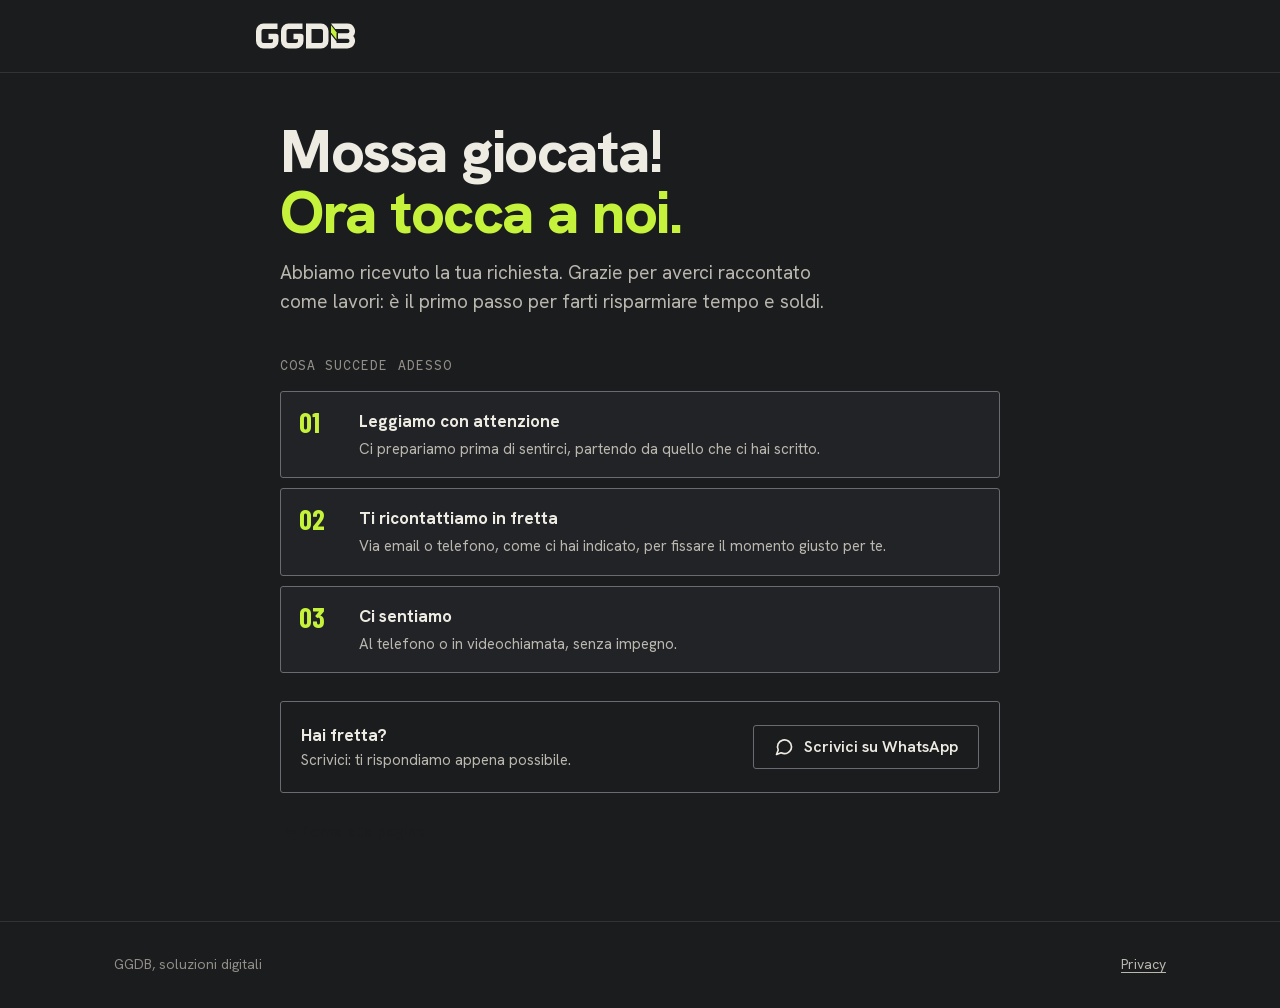
<file: grazie.html>
<!doctype html>
<html lang="it">
<head>
<meta charset="utf-8">
<meta name="viewport" content="width=device-width, initial-scale=1">
<meta name="robots" content="noindex">
<title>Richiesta inviata – GGDB</title>
<link rel="icon" href="data:image/svg+xml,%3Csvg xmlns='http://www.w3.org/2000/svg' viewBox='0 0 32 32'%3E%3Crect width='32' height='32' rx='6' fill='%231b1c1e'/%3E%3Cpath d='M9 6l7 9v11l-7-9z' fill='%23c5f23a'/%3E%3C/svg%3E">
<link rel="stylesheet" href="styles.css">
</head>
<body style="display:flex;flex-direction:column">
<header class="page-head"><div class="nav-in"><a class="brand" href="./" aria-label="GGDB – torna alla pagina principale"><svg class="logo" role="img" aria-label="GGDB" width="105" height="26" viewBox="0 -2 404 104"><g class="g"><path d="M86 11 H30 A19 19 0 0 0 11 30 V70 A19 19 0 0 0 30 89 H60 A19 19 0 0 0 79 70 V52 H50"></path><path d="M186 11 H130 A19 19 0 0 0 111 30 V70 A19 19 0 0 0 130 89 H160 A19 19 0 0 0 179 70 V52 H150"></path><path stroke-linejoin="miter" d="M211 11 V89 H260 A19 19 0 0 0 279 70 V30 A19 19 0 0 0 260 11 Z"></path></g><path class="d" d="M300 0 H365.5 A30.5 30.5 0 0 1 389 50 A30.5 30.5 0 0 1 365.5 100 H300 V44 L322 72 V78 H365.5 A8.5 8.5 0 0 0 365.5 61 H328 V39 H365.5 A8.5 8.5 0 0 0 365.5 22 H317 Z"></path><path class="m" d="M300 7 L322 35 V64 L300 36 Z"></path></svg></a></div></header>
<main class="grow">
  <div class="thanks">
        <h1>Mossa giocata!<br><span>Ora tocca a noi.</span></h1>
    <p class="lead">Abbiamo ricevuto la tua richiesta. Grazie per averci raccontato come lavori: è il primo passo per farti risparmiare tempo e soldi.</p>

    <h2>Cosa succede adesso</h2>
    <ol class="steps">
      <li><span class="n">01</span><b>Leggiamo con attenzione</b><p>Ci prepariamo prima di sentirci, partendo da quello che ci hai scritto.</p></li>
      <li><span class="n">02</span><b>Ti ricontattiamo in fretta</b><p>Via email o telefono, come ci hai indicato, per fissare il momento giusto per te.</p></li>
      <li><span class="n">03</span><b>Ci sentiamo</b><p>Al telefono o in videochiamata, senza impegno.</p></li>
    </ol>

    <div class="fast">
      <p>Hai fretta?<small>Scrivici: ti rispondiamo appena possibile.</small></p>
      <a class="btn btn-ghost" href="https://wa.me/393336397137?text=Ciao%21%20Ho%20appena%20compilato%20il%20modulo%20sulla%20vostra%20pagina." target="_blank" rel="noopener"><svg aria-hidden="true" width="20" height="20" viewBox="0 0 24 24" fill="none" stroke="currentColor" stroke-width="2" stroke-linecap="round" stroke-linejoin="round"><path d="M21 11.5a8.4 8.4 0 0 1-12.4 7.4L3 21l2.1-5.4A8.4 8.4 0 1 1 21 11.5z"></path></svg> Scrivici su WhatsApp</a>
    </div>

    <a class="back" href="./">← Torna alla pagina</a>
  </div>
</main>
<footer><div class="foot"><span>GGDB, soluzioni digitali</span><a href="privacy.html">Privacy</a></div></footer>
</body>
</html>
</file>
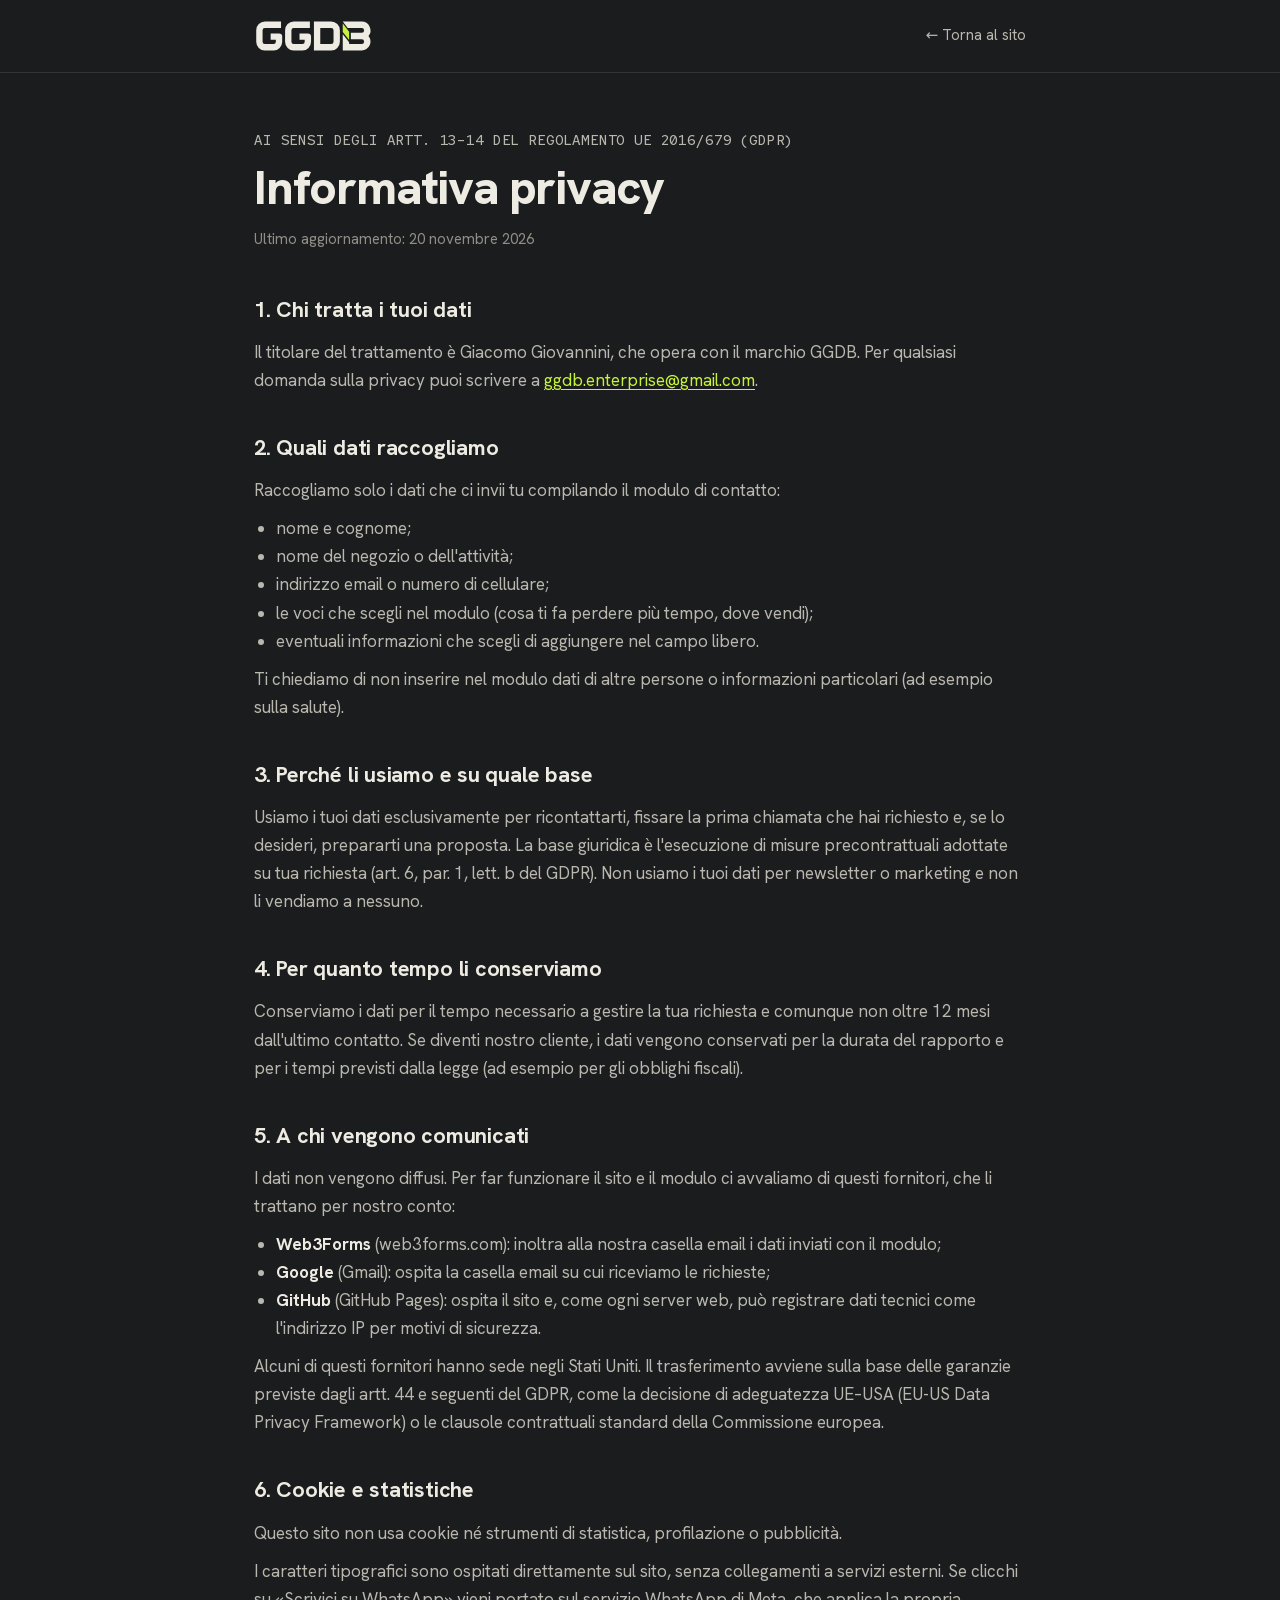
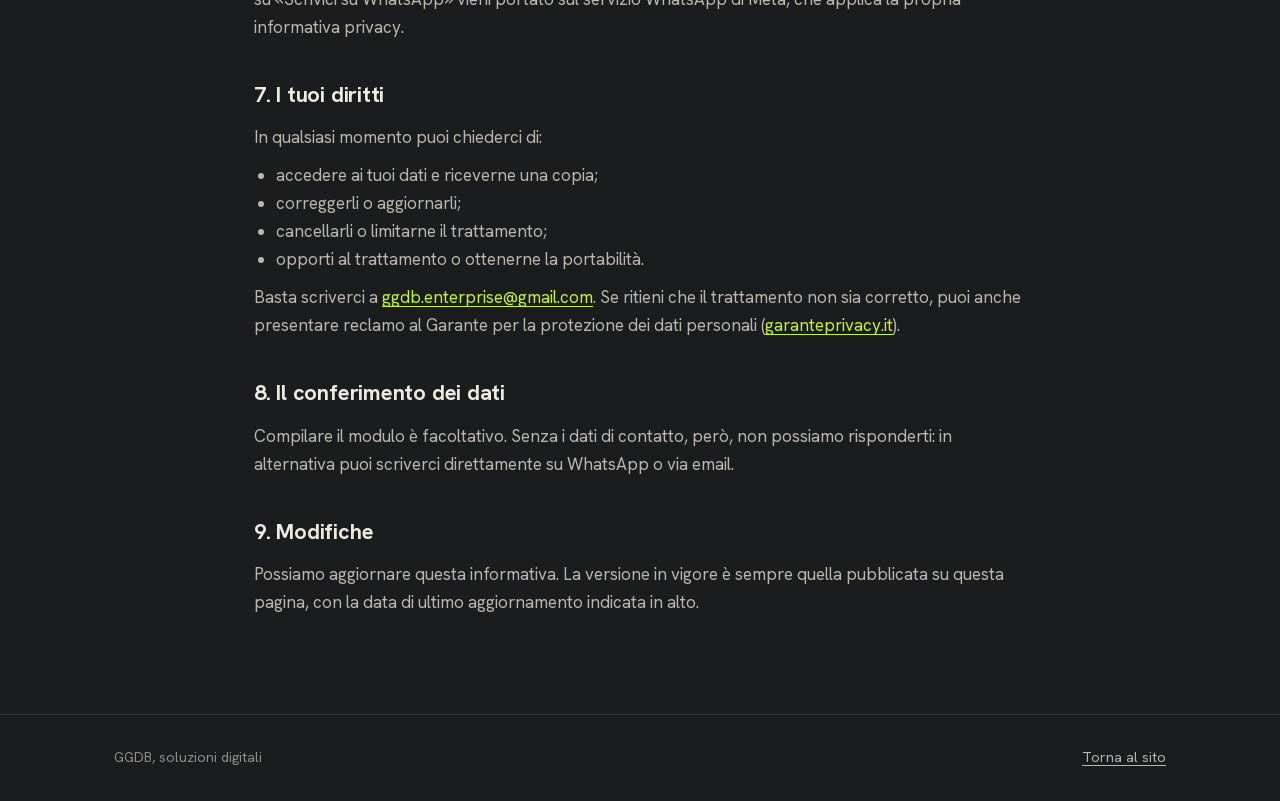
<file: privacy.html>
<!doctype html>
<html lang="it">
<head>
<meta charset="utf-8">
<meta name="viewport" content="width=device-width, initial-scale=1">
<title>Informativa privacy – GGDB</title>
<meta name="description" content="Informativa sul trattamento dei dati personali di GGDB.">
<link rel="icon" href="data:image/svg+xml,%3Csvg xmlns='http://www.w3.org/2000/svg' viewBox='0 0 32 32'%3E%3Crect width='32' height='32' rx='6' fill='%231b1c1e'/%3E%3Cpath d='M9 6l7 9v11l-7-9z' fill='%23c5f23a'/%3E%3C/svg%3E">
<link rel="stylesheet" href="styles.css">
</head>
<body>

<header class="page-head">
<div class="nav-in">
<a class="brand" href="index.html" aria-label="Torna alla home di GGDB"><svg class="logo" role="img" aria-label="GGDB" width="121" height="30" viewBox="0 -2 404 104"><g class="g"><path d="M86 11 H30 A19 19 0 0 0 11 30 V70 A19 19 0 0 0 30 89 H60 A19 19 0 0 0 79 70 V52 H50"></path><path d="M186 11 H130 A19 19 0 0 0 111 30 V70 A19 19 0 0 0 130 89 H160 A19 19 0 0 0 179 70 V52 H150"></path><path stroke-linejoin="miter" d="M211 11 V89 H260 A19 19 0 0 0 279 70 V30 A19 19 0 0 0 260 11 Z"></path></g><path class="d" d="M300 0 H365.5 A30.5 30.5 0 0 1 389 50 A30.5 30.5 0 0 1 365.5 100 H300 V44 L322 72 V78 H365.5 A8.5 8.5 0 0 0 365.5 61 H328 V39 H365.5 A8.5 8.5 0 0 0 365.5 22 H317 Z"></path><path class="m" d="M300 7 L322 35 V64 L300 36 Z"></path></svg></a>
<a class="back-link" href="index.html">← Torna al sito</a>
</div>
</header>

<main class="doc">
<p class="eyebrow">Ai sensi degli artt. 13–14 del Regolamento UE 2016/679 (GDPR)</p>
<h1>Informativa privacy</h1>
<p class="upd">Ultimo aggiornamento: 20 novembre 2026</p>

<h2>1. Chi tratta i tuoi dati</h2>
<p>Il titolare del trattamento è Giacomo Giovannini, che opera con il marchio GGDB. Per qualsiasi domanda sulla privacy puoi scrivere a <a href="mailto:ggdb.enterprise@gmail.com">ggdb.enterprise@gmail.com</a>.</p>

<h2>2. Quali dati raccogliamo</h2>
<p>Raccogliamo solo i dati che ci invii tu compilando il modulo di contatto:</p>
<ul>
<li>nome e cognome;</li>
<li>nome del negozio o dell'attività;</li>
<li>indirizzo email o numero di cellulare;</li>
<li>le voci che scegli nel modulo (cosa ti fa perdere più tempo, dove vendi);</li>
<li>eventuali informazioni che scegli di aggiungere nel campo libero.</li>
</ul>
<p>Ti chiediamo di non inserire nel modulo dati di altre persone o informazioni particolari (ad esempio sulla salute).</p>

<h2>3. Perché li usiamo e su quale base</h2>
<p>Usiamo i tuoi dati esclusivamente per ricontattarti, fissare la prima chiamata che hai richiesto e, se lo desideri, prepararti una proposta. La base giuridica è l'esecuzione di misure precontrattuali adottate su tua richiesta (art. 6, par. 1, lett. b del GDPR). Non usiamo i tuoi dati per newsletter o marketing e non li vendiamo a nessuno.</p>

<h2>4. Per quanto tempo li conserviamo</h2>
<p>Conserviamo i dati per il tempo necessario a gestire la tua richiesta e comunque non oltre 12 mesi dall'ultimo contatto. Se diventi nostro cliente, i dati vengono conservati per la durata del rapporto e per i tempi previsti dalla legge (ad esempio per gli obblighi fiscali).</p>

<h2>5. A chi vengono comunicati</h2>
<p>I dati non vengono diffusi. Per far funzionare il sito e il modulo ci avvaliamo di questi fornitori, che li trattano per nostro conto:</p>
<ul>
<li><strong>Web3Forms</strong> (web3forms.com): inoltra alla nostra casella email i dati inviati con il modulo;</li>
<li><strong>Google</strong> (Gmail): ospita la casella email su cui riceviamo le richieste;</li>
<li><strong>GitHub</strong> (GitHub Pages): ospita il sito e, come ogni server web, può registrare dati tecnici come l'indirizzo IP per motivi di sicurezza.</li>
</ul>
<p>Alcuni di questi fornitori hanno sede negli Stati Uniti. Il trasferimento avviene sulla base delle garanzie previste dagli artt. 44 e seguenti del GDPR, come la decisione di adeguatezza UE–USA (EU-US Data Privacy Framework) o le clausole contrattuali standard della Commissione europea.</p>

<h2>6. Cookie e statistiche</h2>
<p>Questo sito non usa cookie né strumenti di statistica, profilazione o pubblicità.</p>
<p>I caratteri tipografici sono ospitati direttamente sul sito, senza collegamenti a servizi esterni. Se clicchi su «Scrivici su WhatsApp» vieni portato sul servizio WhatsApp di Meta, che applica la propria informativa privacy.</p>

<h2>7. I tuoi diritti</h2>
<p>In qualsiasi momento puoi chiederci di:</p>
<ul>
<li>accedere ai tuoi dati e riceverne una copia;</li>
<li>correggerli o aggiornarli;</li>
<li>cancellarli o limitarne il trattamento;</li>
<li>opporti al trattamento o ottenerne la portabilità.</li>
</ul>
<p>Basta scriverci a <a href="mailto:ggdb.enterprise@gmail.com">ggdb.enterprise@gmail.com</a>. Se ritieni che il trattamento non sia corretto, puoi anche presentare reclamo al Garante per la protezione dei dati personali (<a href="https://www.garanteprivacy.it" target="_blank" rel="noopener">garanteprivacy.it</a>).</p>

<h2>8. Il conferimento dei dati</h2>
<p>Compilare il modulo è facoltativo. Senza i dati di contatto, però, non possiamo risponderti: in alternativa puoi scriverci direttamente su WhatsApp o via email.</p>

<h2>9. Modifiche</h2>
<p>Possiamo aggiornare questa informativa. La versione in vigore è sempre quella pubblicata su questa pagina, con la data di ultimo aggiornamento indicata in alto.</p>
</main>

<footer>
<div class="foot">
<span>GGDB, soluzioni digitali</span>
<a href="index.html">Torna al sito</a>
</div>
</footer>

</body>
</html>
</file>
<file: styles.css>
/*
 * Landing GGDB, versione Cesena.
 * Stile preso dal frontend di ggdb_manager (tema "Pagina da raccoglitore"), regola 60/30/10:
 * carbone (fondo), perla (superfici vere: schede e modulo), lime (azioni e segni).
 * Angoli quasi vivi, nessuna ombra: la profondità viene dai passi di tono.
 */
@font-face{font-family:"Hanken Grotesk";font-style:normal;font-weight:400 800;font-display:swap;src:url("fonts/hanken-grotesk-latin.woff2") format("woff2")}
@font-face{font-family:"Barlow Condensed";font-style:normal;font-weight:700;font-display:swap;src:url("fonts/barlow-condensed-700-latin.woff2") format("woff2")}
@font-face{font-family:"Red Hat Mono";font-style:normal;font-weight:400 600;font-display:swap;src:url("fonts/red-hat-mono-latin.woff2") format("woff2")}

:root{
  color-scheme:dark;
  --bg:#1b1c1e;
  --surface:#222326;
  --raised:#2c2d31;
  --border:#323337;
  --edge:#6a6b71;
  --text:#eeebe3;
  --muted:#bab7af;
  --faint:#918e87;
  --accent:#c5f23a;
  --accent-text:#1b1c1e;
  /* Foglio perla */
  --sheet-bg:#eeebe3;
  --sheet-ink:#1b1c1e;
  --sheet-muted:#5b5953;
  --sheet-line:#d2cec4;
  --sheet-field:#f8f6f0;
  --sheet-edge:#84807a;
  --sheet-danger:#a3261a;
  --font:"Hanken Grotesk",ui-sans-serif,system-ui,sans-serif;
  --mono:"Red Hat Mono",ui-monospace,"SF Mono",monospace;
  --cond:"Barlow Condensed","Hanken Grotesk",ui-sans-serif,sans-serif;
  --radius:3px;
  --touch:2.75rem;
  --max:68.75rem;
}

*,*::before,*::after{box-sizing:border-box}
html{scroll-behavior:smooth;background:var(--bg);scrollbar-color:var(--edge) var(--bg)}
body{
  margin:0;background:var(--bg);color:var(--text);min-height:100vh;
  font-family:var(--font);font-size:1.0625rem;line-height:1.55;
  -webkit-font-smoothing:antialiased;-moz-osx-font-smoothing:grayscale;
}
::selection{background:var(--accent);color:var(--accent-text)}
:focus-visible{outline:2px solid var(--text);outline-offset:2px}
/* sui fogli perla l'anello di focus è inchiostro, altrimenti sparisce */
.sheet :focus-visible,.cta :focus-visible,details :focus-visible{outline-color:var(--sheet-ink)}
a{color:inherit;text-underline-offset:3px}
a:hover{color:#fff}
p{text-wrap:pretty}
h1,h2,h3{margin:0;text-wrap:balance}
h1{letter-spacing:-.025em}
h2{letter-spacing:-.02em}
/* I link del menu portano il titolo della sezione subito sotto la barra fissa (4.5rem) con 2rem d'aria:
   il margine annulla lo spazio interno della sezione (--pad-top), uguale per tutte. */
:root{--pad-top:8rem;--nav-h:4.5rem}
section[id]{scroll-margin-top:calc(var(--nav-h) + 2rem - var(--pad-top))}
#top{scroll-margin-top:0}
input,textarea,select,button{font:inherit}

.wrap{max-width:var(--max);margin:0 auto;padding:0 1.5rem}
/* Le sezioni si separano con lo spazio e il cambio di fondo, non con righe sottili (apple-design § 12) */
.band{background:var(--surface)}
.rule{}
.pad{padding-top:var(--pad-top);padding-bottom:var(--pad-top)}

.eyebrow{margin:0 0 .75rem;font-family:var(--mono);font-size:.875rem;font-weight:500;color:var(--accent);letter-spacing:.06em;text-transform:uppercase}
.h2,.contact-txt h2,.about-text .h2{font-weight:700;font-size:clamp(1.75rem,3.6vw,2.75rem);line-height:1.08;letter-spacing:-.022em}
.lead{color:var(--muted);font-size:1.1875rem;line-height:1.5}

/* Logo */
.logo{display:block}
.logo .g{fill:none;stroke:var(--text);stroke-width:22;stroke-linejoin:round}
.logo .d{fill:var(--text)}
.logo .m{fill:var(--accent)}

/* Bottoni: l'azione principale ha corpo scuro e contorno lime (vedi "Pulsanti d'azione" in fondo), il resto bordo sottile */
.btn{
  display:inline-flex;align-items:center;justify-content:center;gap:.625rem;
  min-height:var(--touch);padding:0 1.25rem;border-radius:var(--radius);
  font-weight:600;font-size:1rem;text-decoration:none;white-space:nowrap;cursor:pointer;
  border:1px solid var(--accent);
}
.btn{transition:transform .1s ease-out,background-color .15s ease,border-color .15s ease,color .15s ease}
.btn:active,form.sheet button[type=submit]:active,.reel-btn:active,.opt-btn:active span,summary:active{transform:scale(.97)}
form.sheet button[type=submit],.reel-btn,.opt-btn span{transition:transform .1s ease-out,background-color .15s ease,border-color .15s ease,color .15s ease}
.btn-ghost{background:transparent;color:var(--text);border-color:var(--edge)}
.btn-ghost:hover{background:transparent;border-color:var(--text);color:var(--text)}
.btn-lg{min-height:3.25rem;width:18.75rem;max-width:100%}
.btn svg{flex:none}
.btn-row{display:flex;flex-wrap:wrap;gap:.875rem}

/* Header fisso */
.nav{position:sticky;top:0;z-index:50;background:rgba(27,28,30,.92);backdrop-filter:blur(12px) saturate(140%);-webkit-backdrop-filter:blur(12px) saturate(140%)}
.nav::after{content:"";position:absolute;left:0;right:0;top:100%;height:1.5rem;background:linear-gradient(rgba(27,28,30,.92),rgba(27,28,30,0));pointer-events:none}
@media (prefers-reduced-transparency:reduce){.nav{background:var(--bg);backdrop-filter:none;-webkit-backdrop-filter:none}}
.nav-in{max-width:var(--max);margin:0 auto;padding:.875rem 1.5rem;display:flex;gap:1rem;align-items:center;justify-content:space-between}
.brand{display:flex;align-items:center;gap:.875rem;text-decoration:none;min-height:var(--touch)}
.payoff{border-left:1px solid var(--edge);padding-left:.875rem;font-family:var(--mono);font-size:.75rem;letter-spacing:.08em;text-transform:uppercase;color:var(--muted);line-height:1.2}
.nav-links{display:flex;gap:1.625rem;align-items:center;font-size:.9375rem}
.nav-links a{text-decoration:none;color:var(--muted);display:inline-flex;align-items:center;min-height:var(--touch);white-space:nowrap}
.nav-links a:hover{color:var(--text)}
.nav-cta{display:flex;gap:.625rem;align-items:center}
.nav .btn{min-height:var(--touch);font-size:.9375rem}

/*
 * Hero: il promo in loop in alto, senza cornice. Il suo fondo è lo stesso carbone della pagina e i bordi sfumano,
 * così il video si fonde con la pagina. Sotto, il claim e il resto dell'apertura.
 */
.hero{padding-top:0;padding-bottom:8rem;overflow-x:clip}
.hero-media{position:relative;margin:0 auto;width:min(100%,calc((100svh - 19rem) * 16 / 9),100rem);aspect-ratio:16/9}
.hero-video{position:absolute;inset:0;
  -webkit-mask-image:linear-gradient(to right,transparent 0,#000 9%,#000 91%,transparent 100%),linear-gradient(to bottom,transparent 0,#000 7%,#000 78%,transparent 100%);
  -webkit-mask-composite:source-in;
  mask-image:linear-gradient(to right,transparent 0,#000 9%,#000 91%,transparent 100%),linear-gradient(to bottom,transparent 0,#000 7%,#000 78%,transparent 100%);
  mask-composite:intersect}
.reel-video{display:block;width:100%;height:100%;object-fit:cover;cursor:pointer;background:var(--bg)}
.reel-ctrl{position:absolute;right:max(1rem,9%);bottom:24%;display:flex;gap:.5rem}
.reel-btn{width:var(--touch);height:var(--touch);display:inline-flex;align-items:center;justify-content:center;border:1px solid var(--edge);border-radius:var(--radius);background:rgba(27,28,30,.7);color:var(--text);cursor:pointer;padding:0;opacity:.55;transition:opacity .2s ease}
.reel-btn svg{stroke:currentColor}
.reel-btn:hover,.reel-btn:focus-visible{opacity:1;border-color:var(--text)}
.reel .i-play,.reel:not(.is-playing) .i-pause{display:none}
.reel:not(.is-playing) .i-play{display:block}
.hero-copy{position:relative;margin-top:2.5rem}
.where{display:flex;align-items:center;gap:.75rem}
.faces{display:flex;flex:none}
.faces img{width:40px;height:40px;border-radius:50%;object-fit:cover;border:2px solid var(--bg);background:var(--raised)}
.faces img+img{margin-left:-10px}
.hero-top{display:flex;flex-wrap:wrap;align-items:center;gap:.75rem 1.25rem;margin-bottom:1.75rem}
.hero-top .eyebrow{margin:0}
.pill{display:inline-flex;align-items:center;gap:.625rem;padding:.4375rem 1rem;border:1px solid var(--accent);border-radius:var(--radius);font-size:.9375rem;font-weight:500;text-decoration:none}
.pill svg{stroke:var(--accent);flex:none}
.hero h1{font-weight:800;font-size:clamp(2.375rem,6vw,4.25rem);line-height:1.04;max-width:60rem}
.hero h1 span{display:block;color:var(--accent)}
.hero .big{margin:2rem 0 0;font-size:1.375rem;font-weight:600;max-width:42.5rem}
.hero .sub{margin:1.5rem 0 0;font-size:1.375rem;line-height:1.4;color:var(--muted);max-width:42.5rem}
.hero .ask{margin:2rem 0 0;font-size:1.125rem;font-weight:600}
.hero .btn-row{margin-top:2rem}

/*
 * Vantaggi: scheda madre. Cinque chip nell'ordine in cui una carta attraversa il negozio:
 * acquisto (a) -> posto in magazzino (b, il processore) -> prezzo (c) -> ordine (d) -> numeri (e).
 * Ogni chip ha la forma della sua schermata reale; scendono sfalsati con molto spazio, dove corrono le piste.
 * Colori 60/30/10: i chip sono superfici vere, quindi perla con targhetta inchiostro;
 * il lime compare solo sul chip a fuoco (quello al centro dello schermo, deciso da circuit.js).
 */
.adv .lead{margin:0;max-width:42.5rem}
.adv .h2{margin-bottom:1rem;max-width:56rem}
.mb{display:flex;flex-direction:column;gap:6.5rem;padding:5rem 0 2rem}
.comp{position:relative;display:flex;flex-direction:column;gap:1.25rem}
.pkg{
  position:relative;display:flex;flex-direction:column;gap:10px;width:92%;padding:10px;
  background:var(--sheet-bg);border:1px solid var(--sheet-edge);border-radius:12px;
  transition:border-color .5s ease,background-color .6s ease;
}
.comp-b .pkg,.comp-d .pkg{align-self:flex-end}
.pkg-media{position:relative;aspect-ratio:16/9;overflow:hidden;border-radius:6px;background:#111;cursor:pointer}
.pkg-media video,.pkg-media img{display:block;width:100%;height:100%;object-fit:cover}
.comp-text{display:flex;flex-direction:column;gap:.875rem;max-width:26rem}
.comp-title{margin:0;font-family:var(--cond);font-weight:700;font-size:clamp(1.75rem,3vw,2.375rem);line-height:1.28;letter-spacing:-.005em}
.comp-title span{display:inline;padding:.02em .28em .06em .36em;background:var(--raised);color:var(--text);box-shadow:inset 4px 0 0 var(--accent);
  -webkit-box-decoration-break:clone;box-decoration-break:clone}
.comp-note{margin:0;color:var(--muted);font-size:1.0625rem;line-height:1.55}
.comp-b .comp-text,.comp-d .comp-text{align-self:flex-end}
/* Forme: il processore ha la cornice perla, l'ordine è un banco di RAM con la tacca, i numeri un chip piccolo */
.comp-b .pkg{border:3px solid var(--sheet-ink);padding:14px;border-radius:10px}
.comp-d .pkg{border-radius:5px;padding:8px 8px 14px}
.comp-d .pkg-media{border-radius:3px}
.comp-d .pkg::after{content:"";position:absolute;bottom:-1px;left:36%;width:20px;height:9px;background:var(--surface);border:1px solid var(--sheet-edge);border-bottom:0;border-radius:4px 4px 0 0}
.comp-e .pkg{width:68%;border-radius:18px;padding:12px}
.comp-e .pkg-media{border-radius:10px}
@media (min-width:1100px){
  .mb{gap:10rem;padding:7rem 0 3rem}
  .comp{flex-direction:row;align-items:center;gap:4.5rem}
  .comp:nth-child(even){flex-direction:row-reverse}
  .pkg{flex:0 0 auto;align-self:auto}
  .comp-b .pkg,.comp-d .pkg{align-self:auto}
  .comp-a .pkg{width:52%}
  .comp-b .pkg{width:62%}
  .comp-c .pkg{width:46%;margin-left:7%}
  .comp-d .pkg{width:72%}
  .comp-e .pkg{width:32%;margin-left:14%}
  .comp-text{flex:0 1 22rem}
  .comp-b .comp-text,.comp-d .comp-text{align-self:auto;text-align:right;align-items:flex-end}
  .comp-b .comp-title span,.comp-d .comp-title span{padding:.02em .36em .06em .28em;box-shadow:inset -4px 0 0 var(--accent)}
  .js-circuit .comp-b:not(.is-lit) .comp-title span,.js-circuit .comp-d:not(.is-lit) .comp-title span{box-shadow:inset -4px 0 0 var(--edge)}
}
.more{margin:3rem 0 0;color:var(--muted)}

/* Box di invito ripetuto */
.cta{margin-top:2.5rem;display:flex;flex-wrap:wrap;gap:1.25rem;align-items:center;justify-content:space-between;border:1px solid var(--edge);border-radius:var(--radius);padding:1.5rem 1.75rem;background:var(--bg)}
.cta-txt{flex:1 1 320px}
.cta-txt p{margin:0}
.cta-txt .t{font-size:1.25rem;line-height:1.3;font-weight:700}
.cta-txt .s{margin-top:.25rem;color:var(--muted);font-size:1rem}
.cta.on-surface{background:var(--surface)}

/* Metodo */
.method .h2{margin-bottom:1rem}
.method .lead{margin:0 0 2.5rem;max-width:42.5rem}
.check{margin:2rem 0 0;display:flex;align-items:center;gap:.625rem;font-size:1.0625rem;font-weight:600}
.check svg{stroke:var(--accent);flex:none}

/*
 * Chi siamo, FAQ e contatti hanno lo stesso schema: testo a sinistra (titolo, frasi, un'azione) e scheda perla a destra.
 * Un solo ritmo: titolo -> 1.25rem -> frasi (1rem tra l'una e l'altra) -> 2rem -> azione.
 */
.split{display:flex;flex-wrap:wrap;gap:3rem 4rem;align-items:flex-start}
.split-txt{flex:1 1 320px;min-width:0;display:flex;flex-direction:column;gap:1rem}
.split-txt .h2{margin-bottom:.25rem}
.split-txt p{margin:0;color:var(--muted);font-size:1.125rem;line-height:1.55;max-width:35rem}
.split-act{margin-top:1rem}
.about-text{flex-basis:440px}
.sheet{background:var(--sheet-bg);color:var(--sheet-ink);border-radius:var(--radius);color-scheme:light}
.people{flex:1 1 340px;min-width:0;padding:1.625rem;display:flex;flex-direction:column;gap:1.125rem}
.people-title{margin:0;font-family:var(--mono);font-size:.8125rem;letter-spacing:.06em;text-transform:uppercase;color:var(--sheet-muted)}
.person{display:flex;align-items:center;gap:1rem}
.person img{width:76px;height:76px;border-radius:50%;object-fit:cover;border:2px solid var(--sheet-ink);background:#fff;flex:none}
.person span{font-weight:800;font-size:1.375rem;letter-spacing:-.02em}
.chips{display:flex;flex-wrap:wrap;gap:.5rem}
.chip{background:transparent;color:var(--sheet-ink);border:1px solid var(--sheet-edge);border-radius:var(--radius);padding:.25rem .75rem;font-size:.9375rem;font-weight:600}
.hr{height:1px;background:var(--sheet-line)}
.sep{height:1px;background:var(--border);margin:5rem 0 4rem}
.story{display:flex;flex-wrap:wrap;gap:1.5rem 3rem;align-items:flex-start}
.story h3{flex:1 1 340px;min-width:0;font-weight:700;font-size:clamp(1.625rem,3vw,2.25rem);line-height:1.15;letter-spacing:-.02em}
.story h3 span{color:var(--accent)}
.story-body{flex:999 1 440px;min-width:0;display:flex;flex-direction:column;gap:1.25rem}
.story-body p{margin:0;color:var(--muted);font-size:1.125rem}
blockquote{margin:.25rem 0 0;padding:.125rem 0 .125rem 1.5rem;border-left:1px solid var(--accent);font-size:1.1875rem;font-weight:600;line-height:1.45;color:var(--text)}

/* FAQ: due sezioni di fila sullo stesso fondo non sommano gli spazi */
#faq{--pad-top:3rem}
#faq .pad{padding-bottom:8rem}
/* desktop: titolo e invito a sinistra, domande a destra; telefono: titolo, domande, invito */
.faq-grid{display:grid;grid-template-columns:minmax(0,1fr);grid-template-areas:"t" "l" "m";gap:2rem}
.faq-t{grid-area:t}.faq-list{grid-area:l}.faq-m{grid-area:m}
@media (min-width:900px){
  .faq-grid{grid-template-columns:minmax(0,1fr) minmax(0,1.5fr);grid-template-areas:"t l" "m l";grid-template-rows:auto 1fr;gap:1.25rem 4rem;align-items:start}
  .faq-m{align-self:start}
}
.faq-list{min-width:0;display:flex;flex-direction:column;gap:.75rem}
details{border:1px solid var(--border);border-radius:var(--radius);background:var(--surface)}
details[open]{border-color:var(--edge)}
summary{
  cursor:pointer;font-weight:600;font-size:1.0625rem;padding:.75rem 1.375rem;min-height:var(--touch);
  display:flex;align-items:center;justify-content:space-between;gap:1rem;list-style:none;
}
summary::-webkit-details-marker{display:none}
summary::after{content:"+";font-family:var(--mono);font-weight:500;color:var(--accent);font-size:1.375rem;line-height:1}
details[open] summary::after{content:"–"}
details p{margin:0;padding:0 1.375rem 1.125rem;color:var(--muted)}

/*
 * Superfici perla (60/30/10): i riquadri d'invito, il pannello del metodo e le domande sono schede vere,
 * come il modulo e la scheda di chi siamo. Testo inchiostro; il lime resta ai pulsanti, con bordo inchiostro come nel modulo.
 */
.cta,.cta.on-surface{background:var(--sheet-bg);color:var(--sheet-ink);border-color:var(--sheet-edge);color-scheme:light}
.cta-txt .s{color:var(--sheet-muted)}
.cta .btn-ghost{background:transparent;color:var(--sheet-ink);border-color:var(--sheet-edge)}
.cta .btn-ghost:hover{background:transparent;color:var(--sheet-ink);border-color:var(--sheet-ink)}
details{background:var(--sheet-bg);border-color:var(--sheet-edge);color:var(--sheet-ink)}
details[open]{border-color:var(--sheet-ink)}
summary::after{color:var(--sheet-ink)}
details p{color:var(--sheet-muted)}
summary:focus-visible{outline-color:var(--sheet-ink)}

/* Contatti e modulo: il modulo è un foglio perla */
.contact{display:flex;flex-wrap:wrap;gap:3rem 4rem;align-items:flex-start;padding-top:var(--pad-top);padding-bottom:var(--pad-top)}
.contact-txt{flex:1 1 320px;min-width:0;display:flex;flex-direction:column;gap:1rem}

.contact-txt p{margin:0;color:var(--muted)}
.contact-txt .eyebrow{margin:0;color:var(--accent)}
.contact-txt .alt{margin-top:.5rem;color:var(--faint);font-size:.9375rem}

form.sheet{flex:1 1 460px;min-width:0;padding:2rem;display:flex;flex-direction:column;gap:1rem}
.field{display:flex;flex-direction:column;gap:.375rem}
.field label,legend{font-size:.875rem;color:var(--sheet-muted)}
legend{padding:0;margin-bottom:.375rem}
.req{color:var(--sheet-ink);font-weight:800}
.opt{color:var(--sheet-muted)}
fieldset{margin:0;padding:0;border:0;min-width:0;display:flex;flex-direction:column}
.two{display:flex;flex-wrap:wrap;gap:.875rem}
.two .field{flex:1 1 180px}
form.sheet input[type=text],form.sheet input[type=email],form.sheet input[type=tel],form.sheet select,form.sheet textarea{
  width:100%;background:var(--sheet-field);border:1px solid var(--sheet-edge);border-radius:var(--radius);
  padding:.8125rem .875rem;color:var(--sheet-ink);min-height:var(--touch);caret-color:var(--sheet-ink);
}
form.sheet input::placeholder{color:#6b6761}
form.sheet [aria-invalid="true"]{border-color:var(--sheet-danger);box-shadow:inset 0 0 0 1px var(--sheet-danger)}
.err{margin:.375rem 0 0;font-size:.875rem;font-weight:600;color:var(--sheet-danger)}
.err[hidden]{display:none}
form.sheet textarea{resize:vertical}
form.sheet input:focus,form.sheet select:focus,form.sheet textarea:focus{outline:2px solid var(--sheet-ink);outline-offset:1px}
.select{position:relative}
.select select{appearance:none;-webkit-appearance:none;padding-right:2.75rem;cursor:pointer}
.select svg{position:absolute;right:1rem;top:50%;transform:translateY(-50%);pointer-events:none;stroke:var(--sheet-ink)}
#f-ordini:invalid{color:#6b6761}
#f-ordini option{color:var(--sheet-ink)}
.note{margin:0;font-size:.8125rem;color:var(--sheet-muted)}
.consent{display:flex;gap:.625rem;align-items:flex-start}
.consent input{width:22px;height:22px;margin:1px 0 0;accent-color:var(--sheet-ink);flex:none}
.consent label{font-size:.875rem;color:var(--sheet-muted)}
.consent a{color:var(--sheet-ink)}
form.sheet button[type=submit]{
  border-radius:var(--radius);
  min-height:3.25rem;padding:0 1.25rem;font-weight:700;font-size:1rem;cursor:pointer;
}
form.sheet button[disabled]{opacity:.6;cursor:default}
#form-fallito{border:1px solid var(--sheet-danger);border-radius:var(--radius);padding:1.125rem 1.25rem;background:var(--sheet-field);display:flex;flex-direction:column;gap:.75rem}
#form-fallito p{margin:0;color:var(--sheet-ink);font-size:1rem}
#form-fallito a{border-radius:var(--radius);min-height:3.25rem;padding:0 1.25rem;font-weight:600;display:inline-flex;align-items:center;justify-content:center;text-decoration:none}

/* Footer */
footer{border-top:1px solid var(--border)}
.foot{max-width:var(--max);margin:0 auto;padding:2rem 1.5rem;display:flex;flex-wrap:wrap;gap:1rem;justify-content:space-between;align-items:center;font-size:.875rem;color:var(--faint)}
.foot a{color:var(--muted)}
.foot .tag{display:inline-flex;align-items:center;gap:.75rem;font-family:var(--mono);font-size:.75rem;letter-spacing:.08em;text-transform:uppercase}
.foot .demo-note{flex:1 1 auto;color:var(--faint)}

/* Barra in basso: solo telefono, entra dal basso quando serve */
.dock{display:none}
@media (max-width:640px){
  .dock{
    display:flex;gap:.625rem;position:fixed;left:0;right:0;bottom:0;z-index:60;
    padding:.75rem 1rem calc(.75rem + env(safe-area-inset-bottom));
    background:rgba(27,28,30,.96);border-top:1px solid var(--border);
    transform:translateY(110%);transition:transform .32s cubic-bezier(.16,1,.3,1);
  }
  .dock.is-on{transform:none}
  /* quando c'è la barra in basso, il pulsante in alto non si ripete */
  .nav-cta{transition:opacity .2s ease}
  body:has(.dock.is-on) .nav-cta{opacity:0;visibility:hidden}
  .dock .btn{flex:1 1 auto;min-height:3.25rem}
  .dock .dock-wa{flex:0 0 3.25rem;padding:0}
  footer{padding-bottom:calc(5rem + env(safe-area-inset-bottom))}
}

/* Pagine secondarie (privacy, grazie) */
.page-head{border-bottom:1px solid var(--border)}
.page-head .nav-in{max-width:51.25rem}
.doc{max-width:51.25rem;margin:0 auto;padding:3.5rem 1.5rem 5.5rem;line-height:1.65}
.doc h1{font-weight:800;font-size:clamp(2rem,5vw,3rem);line-height:1.1;margin-bottom:.75rem}
.doc .upd{margin:0 0 2.5rem;color:var(--faint);font-size:.9375rem}
.doc h2{margin:2.25rem 0 .625rem;font-size:1.375rem;font-weight:700;letter-spacing:-.01em}
.doc p{margin:0 0 .625rem;color:var(--muted)}
.doc ul{margin:0 0 .625rem;padding-left:1.375rem;color:var(--muted)}
.doc li strong{color:var(--text)}
.doc a{color:var(--accent)}
.doc a:hover{color:#fff}
.back-link{font-size:.9375rem;color:var(--muted);text-decoration:none}

/* Grazie */
.thanks{max-width:47.5rem;margin:0 auto;padding:3rem 1.25rem 3.5rem;width:100%}
.badge{display:inline-flex;align-items:center;gap:.5rem;font-family:var(--mono);font-size:.8125rem;letter-spacing:.08em;text-transform:uppercase;color:var(--accent);margin:0 0 1.125rem}
.badge i{width:22px;height:22px;border-radius:50%;background:var(--accent);display:inline-flex;align-items:center;justify-content:center}
.thanks h1{font-weight:800;font-size:clamp(2.5rem,8vw,3.75rem);line-height:1.02}
.thanks h1 span{color:var(--accent)}
.thanks .lead{margin:1rem 0 0;font-size:1.1875rem;max-width:35rem}
.thanks h2{margin:2.5rem 0 .875rem;font-family:var(--mono);font-weight:500;font-size:.8125rem;letter-spacing:.08em;text-transform:uppercase;color:var(--faint)}
.steps{list-style:none;margin:0;padding:0;display:flex;flex-direction:column;gap:.625rem}
.steps li{display:grid;grid-template-columns:3rem 1fr;gap:.25rem .75rem;background:var(--surface);border:1px solid var(--edge);border-radius:var(--radius);padding:1rem 1.125rem}
.steps .n{grid-row:1 / span 2;font-family:var(--cond);font-weight:700;font-size:1.75rem;line-height:1;color:var(--accent)}
.steps b{font-weight:700;font-size:1.0625rem}
.steps p{margin:0;color:var(--muted);font-size:.9375rem}
.fast{margin:1.75rem 0 0;padding:1.25rem;border:1px solid var(--edge);border-radius:var(--radius);display:flex;flex-wrap:wrap;gap:.875rem 1.25rem;align-items:center;justify-content:space-between}
.fast p{margin:0;font-weight:700}
.fast p small{display:block;font-weight:400;color:var(--muted);font-size:.9375rem}
.back{display:inline-block;margin:1.75rem 0 0;color:var(--muted);font-size:.9375rem;text-decoration:none;padding:.625rem 0}
.back:hover{color:var(--text)}
.grow{flex:1 0 auto;display:flex;flex-direction:column}

/* Mobile */
@media (max-width:900px){
  .nav-links{display:none}
}
@media (max-width:640px){
  .nav-wa{display:none}
  .nav .btn{font-size:.875rem;padding:0 .875rem}
  .payoff{display:none}
  .btn-row{max-width:100%;width:100%}
  .btn-lg{width:100%}
  .hero{padding-bottom:3.5rem}
  .hero-media{width:100%;aspect-ratio:auto;height:min(152vw,76svh)}
  .reel-video{object-position:center top}
  .hero-copy{margin-top:1.5rem}
  .hero-top{flex-direction:column;align-items:flex-start;gap:.625rem;margin-bottom:1.25rem}
  .hero h1{font-size:2.25rem;letter-spacing:-.02em}
  .hero .big{font-size:1.1875rem;margin-top:1.25rem}
  .hero .sub{font-size:1.0625rem}
  .hero .ask{font-size:1.0625rem;margin-top:1.375rem}
  :root{--pad-top:5rem;--nav-h:4.25rem}
  #faq{--pad-top:2rem}
  #faq .pad{padding-bottom:5rem}
  .split{gap:2.5rem}
  summary{padding:.875rem 1.125rem;font-size:1.0625rem}
  details p{padding:0 1.125rem 1rem}
  form.sheet{padding:1.25rem}
  .consent input{width:24px;height:24px}
}
@media (max-width:480px){
  .fast .btn{width:100%}
}
/* telefoni stretti (320-359px): logo e pulsante della barra devono stare sulla stessa riga */
@media (max-width:359px){
  .nav-in{padding-left:1rem;padding-right:1rem;gap:.5rem}
  .brand .logo{width:92px;height:auto}
  .nav .btn{font-size:.8125rem;padding:0 .625rem}
}

/*
 * Metodo Deckbuilding: le quattro fasi sono carte collezionabili, con l'anatomia di una carta vera:
 * cornice scura, barra del nome con il costo (la fase), illustrazione, riga del tipo con il simbolo del set a destra,
 * box del testo e numero di collezione. Si girano quando il mazzo è sullo schermo (.is-open, messo da circuit.js)
 * e si richiudono quando si esce. Senza lo script restano scoperte.
 */
.deck{list-style:none;margin:4rem 0 0;padding:0;display:grid;grid-template-columns:repeat(4,minmax(0,1fr));gap:1.5rem}
.pcard{aspect-ratio:63/88;perspective:1400px}
.pcard-in{position:relative;width:100%;height:100%;transform-style:preserve-3d;transition:transform .5s cubic-bezier(.4,0,.2,1)}
.pcard-back,.pcard-front{position:absolute;inset:0;border-radius:4.5%/3.2%;-webkit-backface-visibility:hidden;backface-visibility:hidden}
.pcard-front{display:flex;flex-direction:column;gap:6px;padding:9px;background:#121314;border:1px solid #3a3c40;color:var(--sheet-ink)}
.pc-head{display:flex;align-items:center;justify-content:space-between;gap:8px;padding:5px 6px 5px 10px;border-radius:7px 7px 4px 4px;background:var(--sheet-bg);box-shadow:inset 0 0 0 1px #84807a}
.pcard-name{font-family:var(--cond);font-size:1.3125rem;font-weight:700;line-height:1.05;letter-spacing:-.005em}
.pc-cost{flex:none;display:grid;place-items:center;width:1.625rem;height:1.625rem;border-radius:50%;background:var(--accent);color:var(--accent-text);font-family:var(--cond);font-weight:700;font-size:1.0625rem;box-shadow:inset 0 0 0 1.5px var(--sheet-ink)}
.pc-art{position:relative;flex:none;aspect-ratio:2/1;overflow:hidden;border-radius:3px;background:#222326;box-shadow:inset 0 0 0 1px #45474b}
.pc-art img{display:block;width:100%;height:100%;object-fit:cover;background:#141516}
.pc-type{margin:0;display:flex;align-items:center;justify-content:space-between;gap:8px;padding:4px 7px 4px 10px;border-radius:4px;background:var(--sheet-bg);box-shadow:inset 0 0 0 1px #84807a;font-size:.8125rem;font-weight:700;line-height:1.3;letter-spacing:.01em}
/* Simbolo del set: la stanghetta del marchio (la stessa della favicon). Il colore è la rarità e cresce con le fasi:
   inchiostro, argento, lime scuro, lime pieno. */
.pc-set{flex:none;width:9px;height:18px;stroke:var(--sheet-ink);stroke-width:2.5;stroke-linejoin:round}
.pcard:nth-child(1) .pc-set{fill:var(--sheet-ink)}
.pcard:nth-child(2) .pc-set{fill:#a9a7a2}
.pcard:nth-child(3) .pc-set{fill:#7d9e1c}
.pcard:nth-child(4) .pc-set{fill:var(--accent)}
.pc-text{flex:1;min-height:0;display:flex;flex-direction:column;gap:.5rem;padding:9px 11px 10px;border-radius:4px;background:var(--sheet-field);box-shadow:inset 0 0 0 1px var(--sheet-line)}
.pc-rule{margin:0;font-size:.9375rem;font-weight:700;line-height:1.3;letter-spacing:-.003em}
.pc-flavor{margin:auto 0 0;padding-top:.5rem;border-top:1px solid var(--sheet-line);font-size:.8125rem;line-height:1.35;letter-spacing:.01em;color:var(--sheet-muted)}
.pc-foot{margin:0;display:flex;justify-content:space-between;padding:0 3px;font-family:var(--mono);font-size:.6875rem;line-height:1;letter-spacing:.06em;color:#8d8a83}
.pcard-back{transform:rotateY(180deg);display:flex;align-items:center;justify-content:center;background:#1f2023;border:1px solid #45474b}
.pcard-back::before{content:"";position:absolute;inset:9px;border:1px solid #3a3c40;border-radius:3.5%/2.5%}
.pcard-back::after{content:"";position:absolute;inset:22px;border:1px solid #2e3034;border-radius:50%/36%}
.pcard-back .logo{position:relative;z-index:1;width:56%;height:auto}
/* coperte (stessa posizione delle scoperte, così le piste toccano il bordo) finché il mazzo non è sullo schermo; si scoprono lente, una alla volta, senza rimbalzo */
.js-circuit .deck:not(.is-open) .pcard-in{transform:rotateY(180deg)}
/* La curva è simmetrica: la carta si vede girare per tutta la durata (con una curva "ease-out" il giro
   avviene quasi tutto nel primo quinto e sembra uno scatto). */
.deck.is-open .pcard-in{transition:transform 1.6s cubic-bezier(.6,0,.3,1)}
.deck.is-open .pcard:nth-child(2) .pcard-in{transition-delay:.95s}
.deck.is-open .pcard:nth-child(3) .pcard-in{transition-delay:1.9s}
.deck.is-open .pcard:nth-child(4) .pcard-in{transition-delay:2.8s}
@media (max-width:900px){.deck{grid-template-columns:repeat(2,minmax(0,1fr));gap:1rem}}
@media (max-width:640px){
  /* su telefono le carte sono una mano da scorrere di lato */
  .deck{display:flex;gap:.875rem;margin:2.5rem -1.5rem 0;padding:.5rem 1.5rem 1rem;overflow-x:auto;scroll-snap-type:x mandatory;scroll-padding-inline:1.5rem;scrollbar-width:none}
  .deck::-webkit-scrollbar{display:none}
  .pcard{flex:0 0 74vw;max-width:20rem;scroll-snap-align:start}
}

/* Modulo guidato: prima i bottoni, poi i campi da scrivere (compaiono dopo la prima scelta) */
.opts{display:flex;flex-direction:column;gap:.5rem}
.opts legend{font-size:1.25rem;line-height:1.3;font-weight:700;color:var(--sheet-ink);margin-bottom:.25rem}
.opt-hint{margin:0;font-size:.875rem;color:var(--sheet-muted)}
.opt-row{display:flex;flex-wrap:wrap;gap:.5rem;margin-top:.375rem}
.opt-btn{position:relative;cursor:pointer}
.opt-btn input{position:absolute;opacity:0;width:1px;height:1px}
.opt-btn span{display:inline-flex;align-items:center;min-height:var(--touch);padding:0 1rem;border:1px solid var(--sheet-edge);border-radius:999px;background:var(--sheet-field);color:var(--sheet-ink);font-size:.9375rem;font-weight:600;transition:background-color .2s ease,border-color .2s ease}
.opt-btn:hover span{border-color:var(--sheet-ink)}
.opt-btn input:checked+span{background:var(--accent);border-color:var(--sheet-ink)}
.opt-btn input:focus-visible+span{outline:2px solid var(--sheet-ink);outline-offset:2px}
form.guided{gap:0}
.step{display:flex;flex-direction:column;gap:1.75rem}
.step:focus{outline:none}
.step-n{margin:0;font-size:.875rem;font-weight:600;color:var(--sheet-muted)}
.step1 .step-n{margin-bottom:-1.125rem}
.step-head{display:flex;align-items:baseline;justify-content:space-between;gap:1rem;margin:-.75rem 0 -1.25rem}
.step-head .back{min-height:0;padding:.75rem .25rem}
.step-title{font-size:1.25rem;line-height:1.3;font-weight:700;color:var(--sheet-ink)}
.recap{margin:0;font-size:.9375rem;color:var(--sheet-muted)}
.step2{gap:1.25rem}
.step2 .step-title{margin:0 0 -.75rem}
.back{min-height:var(--touch);padding:0 .25rem;border:0;background:none;color:var(--sheet-ink);font-weight:600;font-size:.9375rem;text-decoration:underline;text-underline-offset:3px;cursor:pointer}
.back:hover{text-decoration-thickness:2px}
form.sheet .next{align-self:flex-start;min-width:12rem;min-height:3.25rem;padding:0 1.5rem;border-radius:var(--radius);font-weight:700;font-size:1rem;cursor:pointer}
form.sheet .next:active{transform:scale(.97)}
/* senza JavaScript: tutto visibile, niente Avanti né Modifica */
form.guided:not(.js-guided) .next,form.guided:not(.js-guided) .back,form.guided:not(.js-guided) .step-n,form.guided:not(.js-guided) .recap{display:none}
form.guided:not(.js-guided) .step2{margin-top:1.75rem;padding-top:1.75rem;border-top:1px solid var(--sheet-line)}
.js-guided:not(.open) .step2{display:none}
.js-guided.open .step1{display:none}
.js-guided.open .step2{animation:step2-in .4s cubic-bezier(.2,.7,.2,1)}
@keyframes step2-in{from{opacity:0;transform:translateX(16px)}to{opacity:1;transform:none}}

/* Chi siamo: un solo racconto, le persone e i progetti sulla scheda accanto */
.people .person img{width:88px;height:88px}
.people .chips{gap:.375rem}
.split .people{flex:0 1 22rem}
/* Chi siamo: una frase d'apertura più grande, il racconto, poi la frase che converte nella fascia lime */
.split-txt .about-lead{color:var(--text);font-size:1.3125rem;line-height:1.45}
.punch{margin:1rem 0 0;text-wrap:balance;font-family:var(--cond);font-weight:700;font-size:clamp(2rem,3.6vw,2.875rem);line-height:1.22;letter-spacing:-.005em;max-width:none}
.split-txt .punch{color:var(--text);font-size:clamp(2rem,3.6vw,2.875rem);line-height:1.22;max-width:none}
.punch span{background:var(--raised);padding:.02em .3em .06em .4em;box-shadow:inset 4px 0 0 var(--accent);-webkit-box-decoration-break:clone;box-decoration-break:clone}
.split-act.btn-row{margin-top:1.25rem}
.people .chips{margin-top:-.25rem}

/*
 * Scheda madre (circuit.js): la pagina è il circuito del promo.
 * Lo strato .board sta sopra gli sfondi delle sezioni e sotto i contenuti; i riquadri si accendono con .is-lit
 * quando la corrente li raggiunge e lampeggiano con .is-hit quando arriva un pacchetto.
 */
body{position:relative}
main>section>*,footer>*{position:relative;z-index:1}
.board{position:absolute;left:0;top:0;width:100%;pointer-events:none;z-index:0;overflow:hidden}
.board-svg{position:absolute;left:0;top:0;display:block}
.board-fx{position:absolute;inset:0}
.b-dot{fill:#2a2c30}
.b-pcb{opacity:.9}
.b-route{visibility:hidden}
.b-route path{fill:none}
.w-off{fill:none;stroke:#2f3135;stroke-width:2;stroke-linecap:round}
.w-glow{fill:none;stroke:var(--text);stroke-width:7;stroke-linecap:round;opacity:.05}
.w-base{fill:none;stroke:var(--text);stroke-width:2;stroke-linecap:round;opacity:.55;transition:stroke .4s ease,opacity .4s ease}
.w.hot .w-base{stroke:var(--accent);opacity:.9}
.w.hot .w-glow{stroke:var(--accent);opacity:.1}
.w-flow{fill:none;stroke:#efffc2;stroke-width:2.4;stroke-linecap:round;stroke-dasharray:.1 22;opacity:0}
.w-pad{fill:var(--bg);stroke:#3a3c40;stroke-width:2;transition:stroke .4s ease}
.w.on .w-pad{stroke:var(--text)}
.w.hot .w-pad{stroke:var(--accent)}
.w-head{fill:#f6ffe0;opacity:0}
.w-halo{fill:var(--text);opacity:0;fill-opacity:.18}
/* Pista principale (segue i chip uno per uno): spessa e ben visibile. Collegamenti trasversali: sottili. */
.main .w-off{stroke-width:2.6}
.w.main .w-base{stroke-width:2.6;opacity:.72}
.w.main .w-glow{stroke-width:12}
/* Linea dati: due piste sottili, vias quadrati nelle curve, impulsi che passano.
   Linea di segnale: una pista tratteggiata che marcia con lo scorrimento. */
.data .w-off{stroke-width:1.5;stroke:#33353a}
.w.data .w-base{stroke-width:1.7;opacity:.72}
.w.data .w-glow,.w.data .w-flow,.w.data .w-halo{display:none}
.w-via{fill:var(--bg);stroke:#3a3c40;stroke-width:1.4;transition:stroke .4s ease}
.w.data.on .w-via{stroke:var(--text)}
.sig .w-off{stroke-width:1.6;stroke:#33353a;stroke-dasharray:6 7}
.w.sig{opacity:0;transition:opacity .6s ease}
.w.sig.on{opacity:1}
.w.sig .w-base{stroke-width:1.8;stroke-dasharray:6 7;opacity:.8}
.w.sig .w-glow,.w.sig .w-flow,.w.sig .w-halo,.w.sig .w-head{display:none}
rect.w-pad{rx:1}
.pk-dot{width:7px;height:7px;border-radius:50%;background:#f6ffe0}
.thin .w-off{stroke-width:1.2;stroke:#2c2e32}
.w.thin .w-base{stroke-width:1.3;opacity:.38}
.w.thin .w-glow,.w.thin .w-flow,.w.thin .w-halo{display:none}
.w.thin .w-pad{stroke-width:1.4}
/* Condensatori lungo la pista principale */
.cap-leg,.cap-body,.cap-mark{fill:none;stroke:#3a3c40;stroke-width:2;transition:stroke .5s ease}
.cap-body{fill:var(--bg)}
.cap-mark{stroke-width:1.6}
.w.on .cap-leg,.w.on .cap-body,.w.on .cap-mark{stroke:var(--text)}
.w.hot .cap-leg,.w.hot .cap-body,.w.hot .cap-mark{stroke:var(--accent)}
.b-pin{fill:#3a3c40;transition:fill .25s ease}
.b-pin.lit{fill:#8d8a83}
.b-pin.on{fill:var(--accent)}

/* La carta e il suo prezzo che attraversano la scheda */
.pk{position:absolute;left:0;top:0;will-change:transform,opacity}
.pk-price{
  height:26px;padding:0 8px;border-radius:5px;background:var(--accent);color:var(--accent-text);
  font-family:var(--cond);font-weight:700;font-size:17px;line-height:26px;white-space:nowrap;
}
.pk-card{width:34px;height:48px;border-radius:3px;border:1.5px solid var(--accent);background:#111 center/cover no-repeat}

/*
 * Stati dei componenti (solo se lo script del circuito è attivo):
 * spenti e grigi finché la corrente non arriva (.is-lit), lime solo quando sono a fuoco (.is-focus).
 */
.people,form.sheet,details{transition:border-color .5s ease,box-shadow .6s ease}
.pkg-media{transition:filter .8s ease}
.js-circuit .comp:not(.is-lit) .pkg-media{filter:grayscale(.9) brightness(.5)}
.js-circuit .comp:not(.is-lit) .pkg{background:#2a2c30;border-color:#3a3c40}
/* il filo si accende quando la corrente arriva al chip; la fascia resta grigia: il lime pieno è dei pulsanti */
.js-circuit .comp-title span{transition:box-shadow .5s cubic-bezier(.2,.7,.2,1)}
.js-circuit .comp:not(.is-lit) .comp-title span{box-shadow:inset 4px 0 0 var(--edge);color:var(--muted)}
.js-circuit .comp:not(.is-lit) .comp-note{color:var(--faint)}
.comp-d .pkg::after{transition:background-color .45s ease}
.js-circuit .comp-d:not(.is-lit) .pkg::after{background:var(--surface);border-color:#3a3c40}
.comp.is-focus .pkg{border-color:var(--accent);box-shadow:0 0 0 1px var(--accent)}
.people.is-focus,form.sheet.is-focus{box-shadow:0 0 0 1px var(--accent)}
.faq-list.is-focus details{border-color:var(--sheet-ink)}
.comp.is-hit .pkg{border-color:var(--accent)}

/* Riduci movimento: niente scorrimento animato né entrate; i video restano fermi sul poster e il circuito è già acceso e fermo */
@media (prefers-reduced-motion:reduce){
  html{scroll-behavior:auto}
  .pcard-in{transition:none !important}
  .deck .pcard-in{transition-delay:0s !important}
  .js-guided.open .step2{animation:none}
  .dock{transition:none}
  .people,form.sheet,.pkg,.pkg-media,.comp-title span,details,.b-pin{transition:none !important}
}

/*
 * Pulsanti d'azione, tutti uguali ovunque (barra, sezioni, modulo, barra in basso): corpo scuro, testo e contorno lime.
 * Il lime pieno arriva solo al passaggio del mouse e alla pressione: il circuito si chiude. Su fondo perla il corpo scuro
 * è il pulsante più forte della scheda; il contorno lime poggia sul corpo, non sulla perla.
 * Le due reazioni (passaggio, pressione) sono una regola sola: non esistono casi particolari.
 */
.btn:not(.btn-ghost),form.sheet .next,form.sheet button[type=submit],#form-fallito a{
  position:relative;border:2px solid var(--accent);background:var(--bg);color:var(--accent);
  transition:background-color .16s ease,color .16s ease,border-color .16s ease,transform .1s ease-out}
.btn:not(.btn-ghost):hover,form.sheet .next:hover,form.sheet button[type=submit]:hover,#form-fallito a:hover{background:var(--accent);color:var(--accent-text)}
.cta .btn:not(.btn-ghost):hover,form.sheet .next:hover,form.sheet button[type=submit]:hover,#form-fallito a:hover{border-color:var(--sheet-ink)}
form.sheet button[disabled]:hover{background:var(--bg);color:var(--accent)}

/*
 * Accensione (circuit.js non c'entra: lo fa lo script in fondo alla pagina). Arrivano tre piste da sinistra, la corrente
 * disegna il contorno e il pulsante resta acceso, con un respiro lentissimo del contorno finché è sullo schermo.
 * Usa un'animazione e non una transizione, così non tocca la reazione al mouse. Una volta sola per pulsante.
 */
.cta-p.cta-off{border-color:rgba(197,242,58,.2);color:var(--muted)}
.cta-p.cta-on{animation:cta-accendi 1.2s ease backwards}
@keyframes cta-accendi{0%,56%{border-color:rgba(197,242,58,.2);color:var(--muted)}100%{border-color:var(--accent);color:var(--accent)}}
.cta-trace{position:absolute;left:-2px;top:-2px;overflow:visible;pointer-events:none;fill:none;stroke:var(--accent);stroke-width:2;stroke-linecap:round}
.cta-trace .t-stub,.cta-trace .t-ring{stroke-dasharray:100;stroke-dashoffset:100}
.cta-on .cta-trace .t-stub{transition:stroke-dashoffset .32s cubic-bezier(.4,0,.2,1);stroke-dashoffset:0}
.cta-on .cta-trace .t-ring{transition:stroke-dashoffset .5s cubic-bezier(.4,0,.2,1) .26s,opacity .3s ease 1s;stroke-dashoffset:0;opacity:0}
.cta-on .cta-trace .t-stub{transition:stroke-dashoffset .32s cubic-bezier(.4,0,.2,1),opacity .5s ease 1.2s;opacity:0}
.cta-trace .t-calm{stroke:#fbffe8;stroke-width:2;opacity:0}
/* dopo l'accensione la corrente "respira": ogni 6 s il contorno si schiarisce appena e torna com'è. Niente si sposta. */
.cta-on.cta-vis .cta-trace .t-calm{animation:cta-respiro 6s ease-in-out 1.6s infinite}
.cta-p:hover .cta-trace .t-calm{animation:none;opacity:0}
@keyframes cta-respiro{0%,100%{opacity:0}50%{opacity:.34}}
@media (prefers-reduced-motion:reduce){.cta-trace{display:none}.cta-p.cta-on,.cta-p.cta-off{animation:none;border-color:var(--accent);color:var(--accent)}}
</file>
